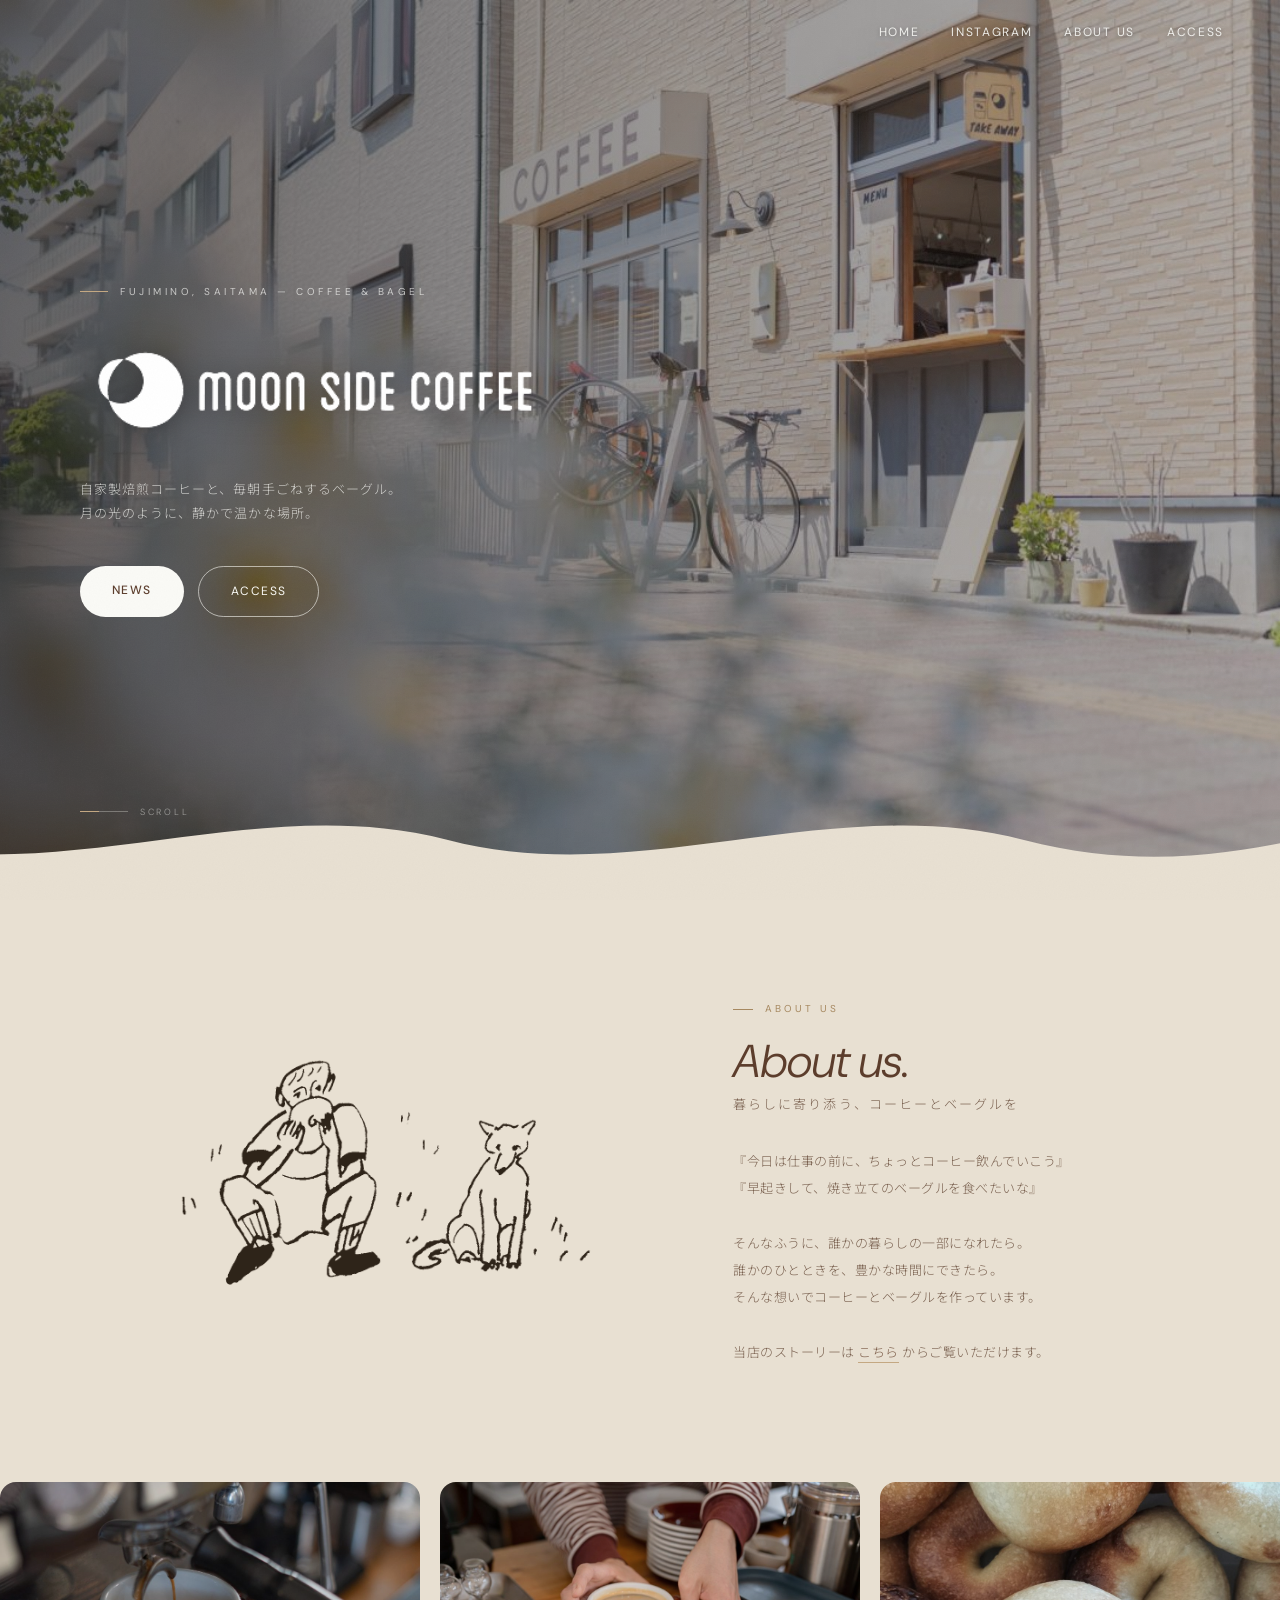
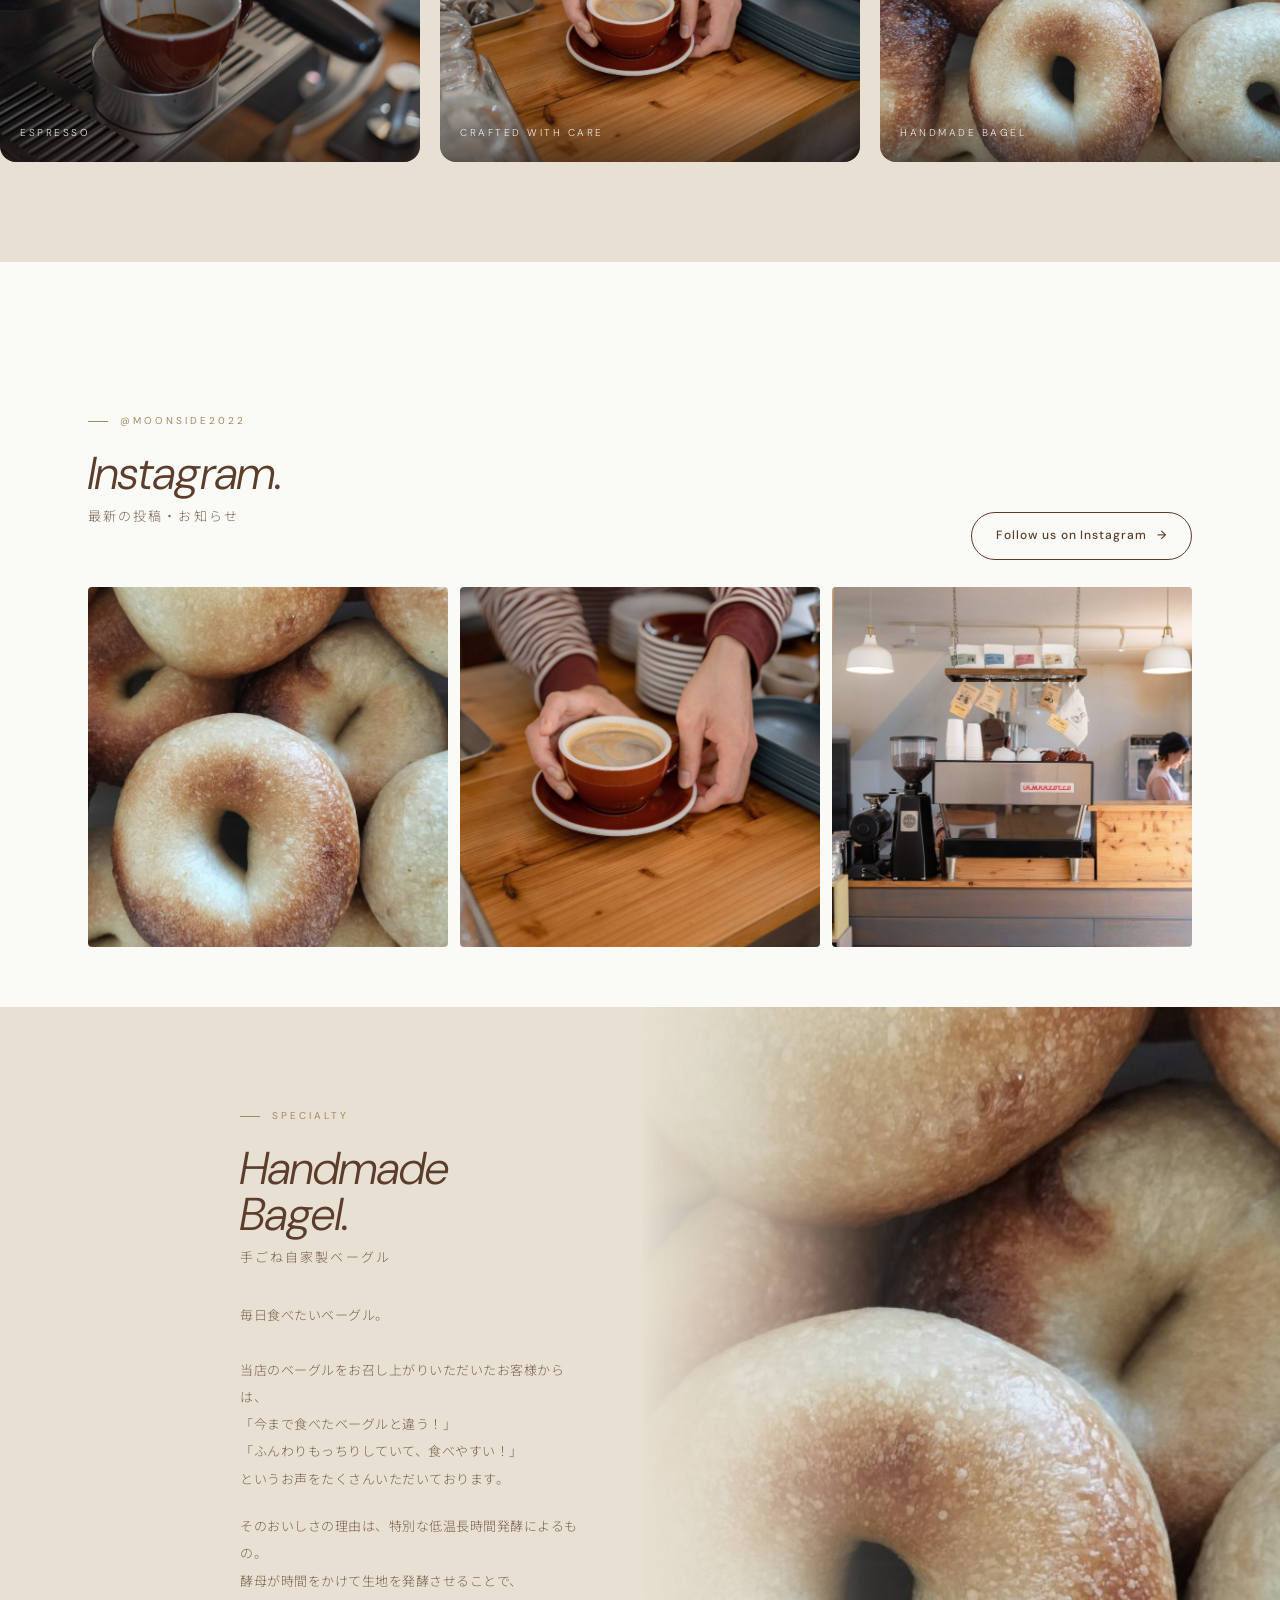
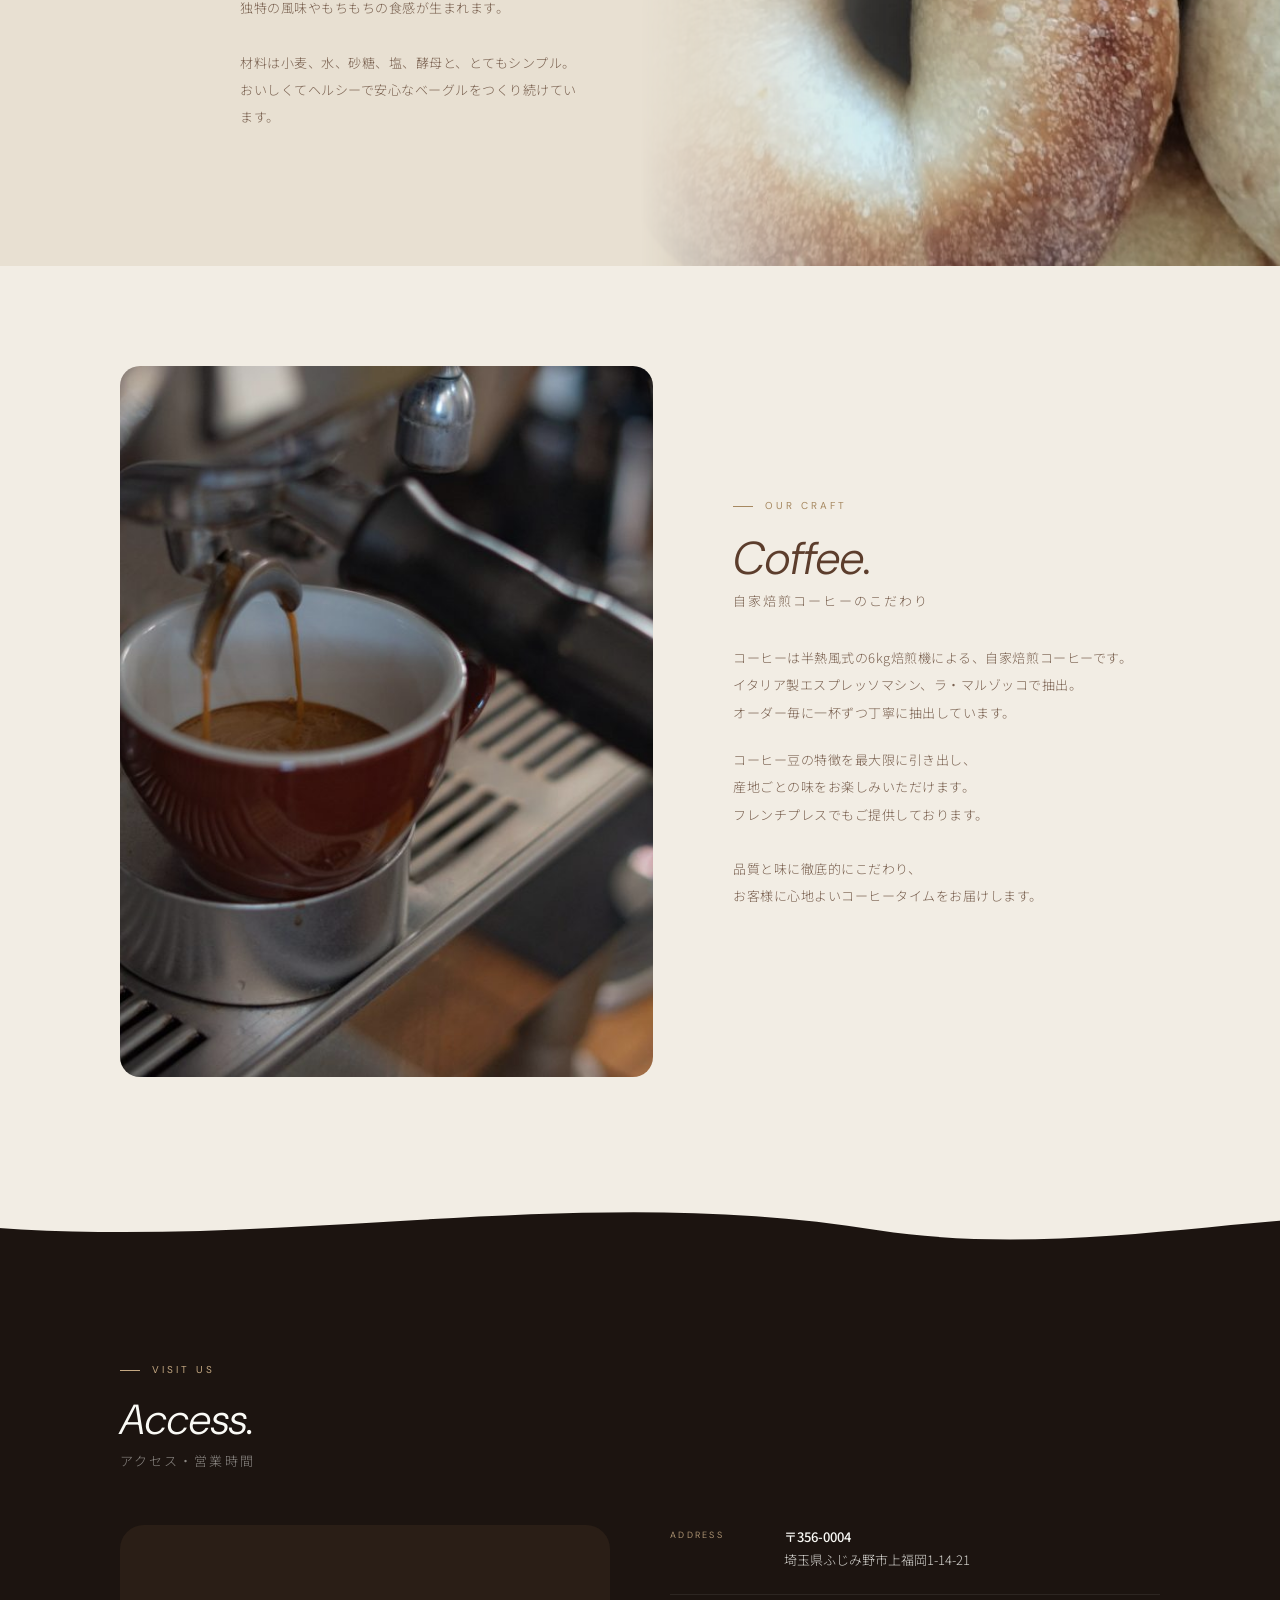
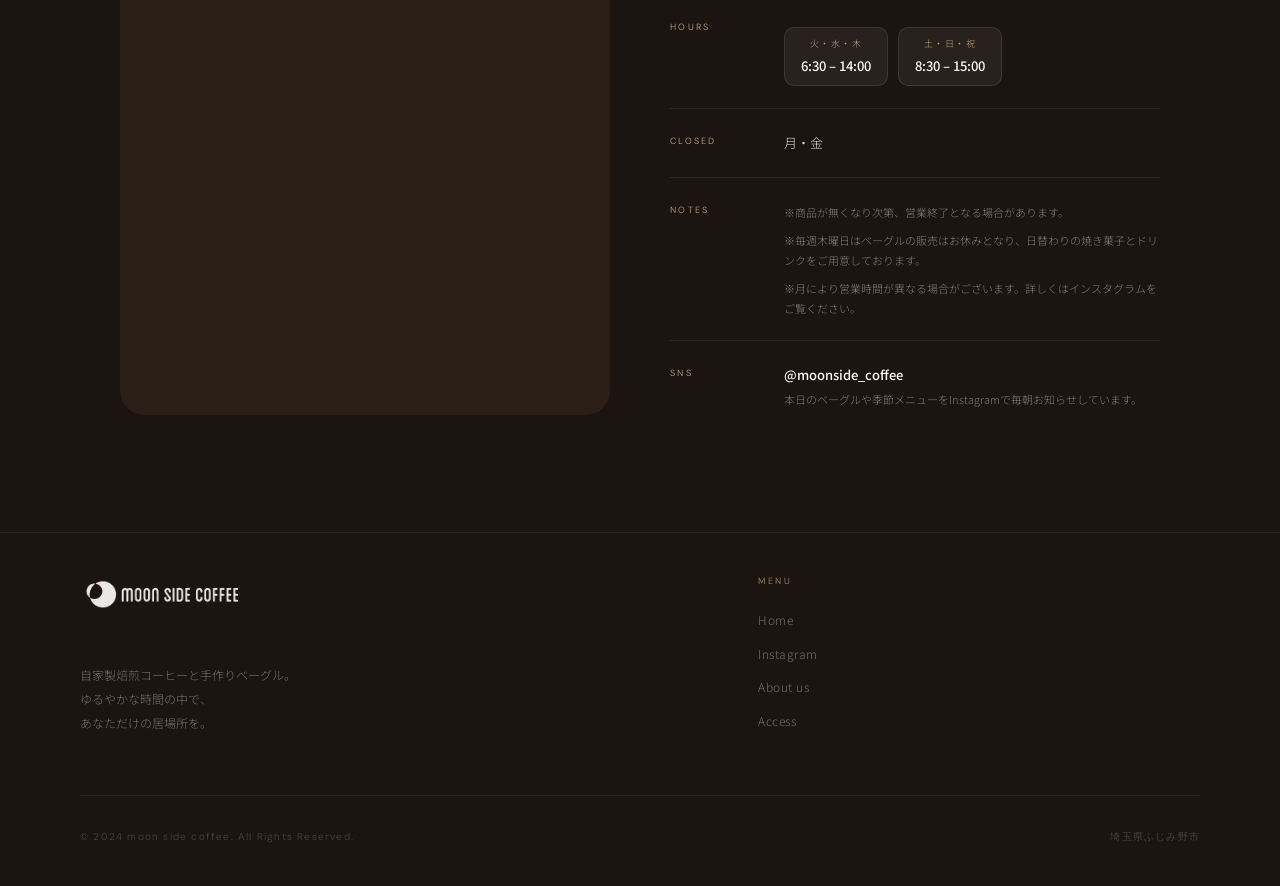
<file: index.html>
<!DOCTYPE html>
<html lang="ja">
<head>
<meta charset="UTF-8">
<meta name="viewport" content="width=device-width, initial-scale=1.0">
<title>moon side coffee | ふじみ野のコーヒーとベーグル</title>
<link href="https://fonts.googleapis.com/css2?family=Noto+Sans+JP:wght@300;400;500&family=DM+Sans:ital,wght@0,300;0,400;0,500;1,300;1,400&display=swap" rel="stylesheet">
<link rel="stylesheet" href="css/style.css">
</head>
<body>

<!-- NAV -->
<nav id="nav">
  <div></div>
  <button class="hamburger" id="hamburger" aria-label="メニュー">
    <span></span><span></span><span></span>
  </button>
  <div class="nav-links" id="navLinks">
    <a href="#top">HOME</a>
    <a href="#instagram">INSTAGRAM</a>
    <a href="#concept">ABOUT US</a>
    <a href="#access">ACCESS</a>
  </div>
</nav>

<!-- HERO -->
<section class="hero" id="top">
  <div class="hero-bg hero-bg-1 active" id="heroBg1"></div>
  <div class="hero-bg hero-bg-2" id="heroBg2"></div>
  <div class="hero-overlay"></div>
  <div class="hero-content">
    <div class="hero-eyebrow">Fujimino, Saitama — Coffee & Bagel</div>
    <div class="hero-logo-img">
      <img src="assets/logo/logo-white.png" alt="moon side coffee">
    </div>
    <p class="hero-sub">
      自家製焙煎コーヒーと、毎朝手ごねするベーグル。<br class="pc">
      月の光のように、静かで温かな場所。
    </p>
    <div class="hero-ctas">
      <a href="#instagram" class="btn-w">News</a>
      <a href="#access" class="btn-ow">Access</a>
    </div>
  </div>
  <div class="hero-scroll">
    <div class="scroll-bar"></div>
    <span>Scroll</span>
  </div>
  
  <!-- ヒーロー下端の波 -->
  <svg class="hero-wave wiggle-svg" viewBox="0 0 1440 120" xmlns="http://www.w3.org/2000/svg" preserveAspectRatio="none">
    <path d="M0,60 C180,110 360,10 540,60 C720,110 900,10 1080,60 C1260,110 1380,30 1440,50 L1440,120 L0,120 Z" fill="#E8E0D2"/>
  </svg>
</section>



<!-- CONCEPT -->
<section class="concept" id="concept">
  <div class="concept-inner">
    <div class="concept-illust rv">
      <img src="assets/illustrations/man-cat.png" alt="moon side coffee illustration">
    </div>
    <div class="concept-text">
      <div class="sec-tag rv">About Us</div>
      <h2 class="rv">About <em>us.</em></h2>
      <div class="h2-jp rv">暮らしに寄り添う、コーヒーとベーグルを</div>
      <p class="concept-body rv">
        <span class="nobr">『今日は仕事の前に、ちょっとコーヒー飲んでいこう』</span><br class="pc">
        <span class="nobr">『早起きして、焼き立てのベーグルを食べたいな』</span><br><br>
        そんなふうに、誰かの暮らしの一部になれたら。<br class="pc">
        誰かのひとときを、豊かな時間にできたら。<br class="pc">
        そんな想いでコーヒーとベーグルを作っています。<br><br>
        当店のストーリーは <a href="aboutus.html" style="color:var(--brown);border-bottom:1px solid var(--latte);padding-bottom:1px;text-decoration:none">こちら</a> からご覧いただけます。
      </p>
      
    </div>
  </div>
</section>

<!-- GALLERY -->
<div class="gallery-wrap">
<div class="gallery">
  <div class="gitem"><img src="assets/images/espresso-machine.jpg" alt="エスプレッソ" loading="lazy"><div class="gitem-cap">Espresso</div></div>
  <div class="gitem"><img src="assets/images/hands.jpg" alt="コーヒーを持つ手" loading="lazy"><div class="gitem-cap">Crafted with care</div></div>
  <div class="gitem"><img src="assets/images/bagel.jpg" alt="ベーグル" loading="lazy"><div class="gitem-cap">Handmade bagel</div></div>
  <div class="gitem"><img src="assets/images/interior.jpg" alt="店内" loading="lazy"><div class="gitem-cap">Our space</div></div>
  <div class="gitem"><img src="assets/images/espresso-machine.jpg" alt="エスプレッソ" loading="lazy"><div class="gitem-cap">Espresso</div></div>
  <div class="gitem"><img src="assets/images/hands.jpg" alt="コーヒーを持つ手" loading="lazy"><div class="gitem-cap">Crafted with care</div></div>
  <div class="gitem"><img src="assets/images/bagel.jpg" alt="ベーグル" loading="lazy"><div class="gitem-cap">Handmade bagel</div></div>
  <div class="gitem"><img src="assets/images/interior.jpg" alt="店内" loading="lazy"><div class="gitem-cap">Our space</div></div>
</div>
</div>

<!-- WAVE ANIMATED (Menuの前) -->
<div class="wave-scroll" id="waveScroll">
  <svg viewBox="0 0 2880 90" xmlns="http://www.w3.org/2000/svg" preserveAspectRatio="none" id="waveSvg" class="wiggle-svg">
    <path d="M0,55 C240,15 480,75 720,35 C960,5 1200,65 1440,30 C1680,15 1920,65 2160,35 C2400,5 2640,65 2880,30 L2880,90 L0,90 Z" fill="#FAFAF6"/>
  </svg>
</div>

<!-- INSTAGRAM -->
<section class="insta-sec" id="instagram">
  <div class="insta-inner">
    <div class="insta-header">
      <div class="insta-left">
        <div class="sec-tag rv">@moonside2022</div>
        <h2 class="rv">Instagram.</h2>
        <div class="h2-jp rv">最新の投稿・お知らせ</div>
      </div>
      <a href="https://www.instagram.com/moonside2022/" target="_blank" rel="noopener" class="insta-follow rv">
        <span>Follow us on Instagram</span>
        <span class="insta-arrow">→</span>
      </a>
    </div>
    <div class="insta-grid">
      <a href="https://www.instagram.com/moonside2022/" target="_blank" rel="noopener" class="insta-item rv"><img src="assets/images/bagel.jpg" alt="自家製ベーグル" loading="lazy"><div class="insta-overlay"><div class="insta-ig-icon">◉</div><div class="insta-cap">自家製ベーグル</div></div></a>
      <a href="https://www.instagram.com/moonside2022/" target="_blank" rel="noopener" class="insta-item rv"><img src="assets/images/hands.jpg" alt="モーニングコーヒー" loading="lazy"><div class="insta-overlay"><div class="insta-ig-icon">◉</div><div class="insta-cap">モーニングコーヒー</div></div></a>
      <a href="https://www.instagram.com/moonside2022/" target="_blank" rel="noopener" class="insta-item rv"><img src="assets/images/interior.jpg" alt="店内の様子" loading="lazy"><div class="insta-overlay"><div class="insta-ig-icon">◉</div><div class="insta-cap">店内の様子</div></div></a>
    </div>
  </div>
</section>

<!-- BAGEL -->
<!-- BAGEL -->
<section class="bagel-sec" id="bagel">
  <div class="bagel-inner">
    <div class="bagel-text-wrap">
      <div class="bagel-title-block rv">
        <div class="sec-tag">Specialty</div>
        <h2>Handmade<br><em>Bagel.</em></h2>
        <div class="h2-jp">手ごね自家製ベーグル</div>
      </div>
      <div class="bagel-body-block rv">
        <p class="concept-body">
          毎日食べたいベーグル。<br><br>
          当店のベーグルをお召し上がりいただいたお客様からは、<br class="pc">
          <span class="nobr">「今まで食べたベーグルと違う！」</span><br class="pc">
          <span class="nobr">「ふんわりもっちりしていて、食べやすい！」</span><br class="pc">
          というお声をたくさんいただいております。
        </p>
        <p class="concept-body" style="margin-top:-16px">
          そのおいしさの理由は、特別な低温長時間発酵によるもの。<br class="pc">
          酵母が時間をかけて生地を発酵させることで、<br class="pc">
          独特の風味やもちもちの食感が生まれます。<br><br>
          材料は小麦、水、砂糖、塩、酵母と、とてもシンプル。<br class="pc">
          おいしくてヘルシーで安心なベーグルをつくり続けています。
        </p>
      </div>
    </div>
    <div class="bagel-img-area rv">
      <img src="assets/images/bagel.jpg" alt="自家製ベーグル" loading="lazy">
    </div>
  </div>
</section>



<!-- COFFEE -->
<section class="menu-sec" id="menu">
  <div class="menu-inner">
    <div class="coffee-layout">
      <div class="coffee-photos rv">
        <div class="coffee-photo-main">
          <img src="assets/images/espresso-machine.jpg" alt="エスプレッソマシン" loading="lazy">
        </div>
      </div>
      <div class="coffee-text">
        <div class="coffee-title-block">
          <div class="sec-tag rv">Our Craft</div>
          <h2 class="rv">Coffee.</h2>
          <div class="h2-jp rv">自家焙煎コーヒーのこだわり</div>
        </div>
        <div class="coffee-body-block">
          <p class="concept-body rv">
            コーヒーは<span class="nobr">半熱風式の6kg焙煎機</span>による、自家焙煎コーヒーです。<br class="pc">
            イタリア製エスプレッソマシン、<span class="nobr">ラ・マルゾッコ</span>で抽出。<br class="pc">
            オーダー毎に一杯ずつ丁寧に抽出しています。
          </p>
          <p class="concept-body rv" style="margin-top:-16px">
            コーヒー豆の特徴を最大限に引き出し、<br class="pc">
            産地ごとの味をお楽しみいただけます。<br class="pc">
            フレンチプレスでもご提供しております。<br><br>
            品質と味に徹底的にこだわり、<br class="pc">
            お客様に心地よいコーヒータイムをお届けします。
          </p>
        </div>
      </div>
    </div>
  </div>
</section>

<!-- WAVE → ACCESS (黒) -->
<div class="wdiv-access" style="background:#F2EDE4">
  <svg class="wiggle-svg" viewBox="0 0 1440 80" xmlns="http://www.w3.org/2000/svg" preserveAspectRatio="none" style="width:120%;margin-left:-10%;display:block;margin-bottom:-1px">
    <path d="M0,40 C300,80 600,0 900,50 C1100,80 1300,20 1440,40 L1440,80 L0,80 Z" fill="#1C1410"/>
  </svg>
</div>

<!-- ACCESS (黒背景) -->
<section class="access-sec" id="access">
  <div class="access-inner">
    <div class="sec-tag rv">Visit Us</div>
    <h2 class="rv" style="font-size:42px">Access.</h2>
    <div class="h2-jp rv">アクセス・営業時間</div>
    <div class="access-grid">
      <div class="rv">
        <div class="access-map">
          <iframe src="https://www.google.com/maps/embed?pb=!1m18!1m12!1m3!1d3232.911760600227!2d139.5154987!3d35.8756792!2m3!1f0!2f0!3f0!3m2!1i1024!2i768!4f13.1!3m3!1m2!1s0x6018dd200774f979%3A0xbc89c708aa43395d!2sMOON%20SIDE%20COFFEE!5e0!3m2!1sja!2sjp!4v1776414080054!5m2!1sja!2sjp" width="100%" height="100%" style="border:0;" allowfullscreen="" loading="lazy" referrerpolicy="no-referrer-when-downgrade"></iframe>
        </div>
      </div>
      <div class="info-list rv d1">
        <div class="info-row">
          <div class="info-key">Address</div>
          <div class="info-val">
            <strong>〒356-0004</strong>
            埼玉県ふじみ野市上福岡1-14-21
          </div>
        </div>
        <div class="info-row">
          <div class="info-key">Hours</div>
          <div class="info-val">
            <div class="hours-row">
              <div class="hour-pill"><div class="hour-day">火・水・木</div><div class="hour-time">6:30 – 14:00</div></div>
              <div class="hour-pill"><div class="hour-day">土・日・祝</div><div class="hour-time">8:30 – 15:00</div></div>
            </div>
          </div>
        </div>
        <div class="info-row">
          <div class="info-key">Closed</div>
          <div class="info-val">月・金</div>
        </div>
        <div class="info-row">
          <div class="info-key">Notes</div>
          <div class="info-val">
            <small>※商品が無くなり次第、営業終了となる場合があります。</small>
            <small style="margin-top:8px;display:block">※毎週木曜日はベーグルの販売はお休みとなり、日替わりの焼き菓子とドリンクをご用意しております。</small>
            <small style="margin-top:8px;display:block">※月により営業時間が異なる場合がございます。詳しくはインスタグラムをご覧ください。</small>
          </div>
        </div>
        <div class="info-row">
          <div class="info-key">SNS</div>
          <div class="info-val">
            <strong>@moonside_coffee</strong>
            <small>本日のベーグルや季節メニューをInstagramで毎朝お知らせしています。</small>
          </div>
        </div>
      </div>
    </div>
  </div>
</section>

<!-- FOOTER -->
<footer>
  <div class="footer-inner">
    <div>
      <img src="assets/logo/logo-white.png" alt="moon side coffee" class="footer-logo-img">
      <div class="footer-desc">
        自家製焙煎コーヒーと手作りベーグル。<br class="pc">
        ゆるやかな時間の中で、<br class="pc">
        あなただけの居場所を。
      </div>
    </div>
    <div>
      <div class="footer-h">Menu</div>
      <div class="footer-links">
        <a href="#top">Home</a>
        <a href="#instagram">Instagram</a>
        <a href="#concept">About us</a>
        <a href="#access">Access</a>
      </div>
    </div>
    
  </div>
  <div class="footer-bottom">
    <span>© 2024 moon side coffee. All Rights Reserved.</span>
    <span>埼玉県ふじみ野市</span>
  </div>
</footer>

<script src="js/main.js"></script>
</body>
</html>
</file>
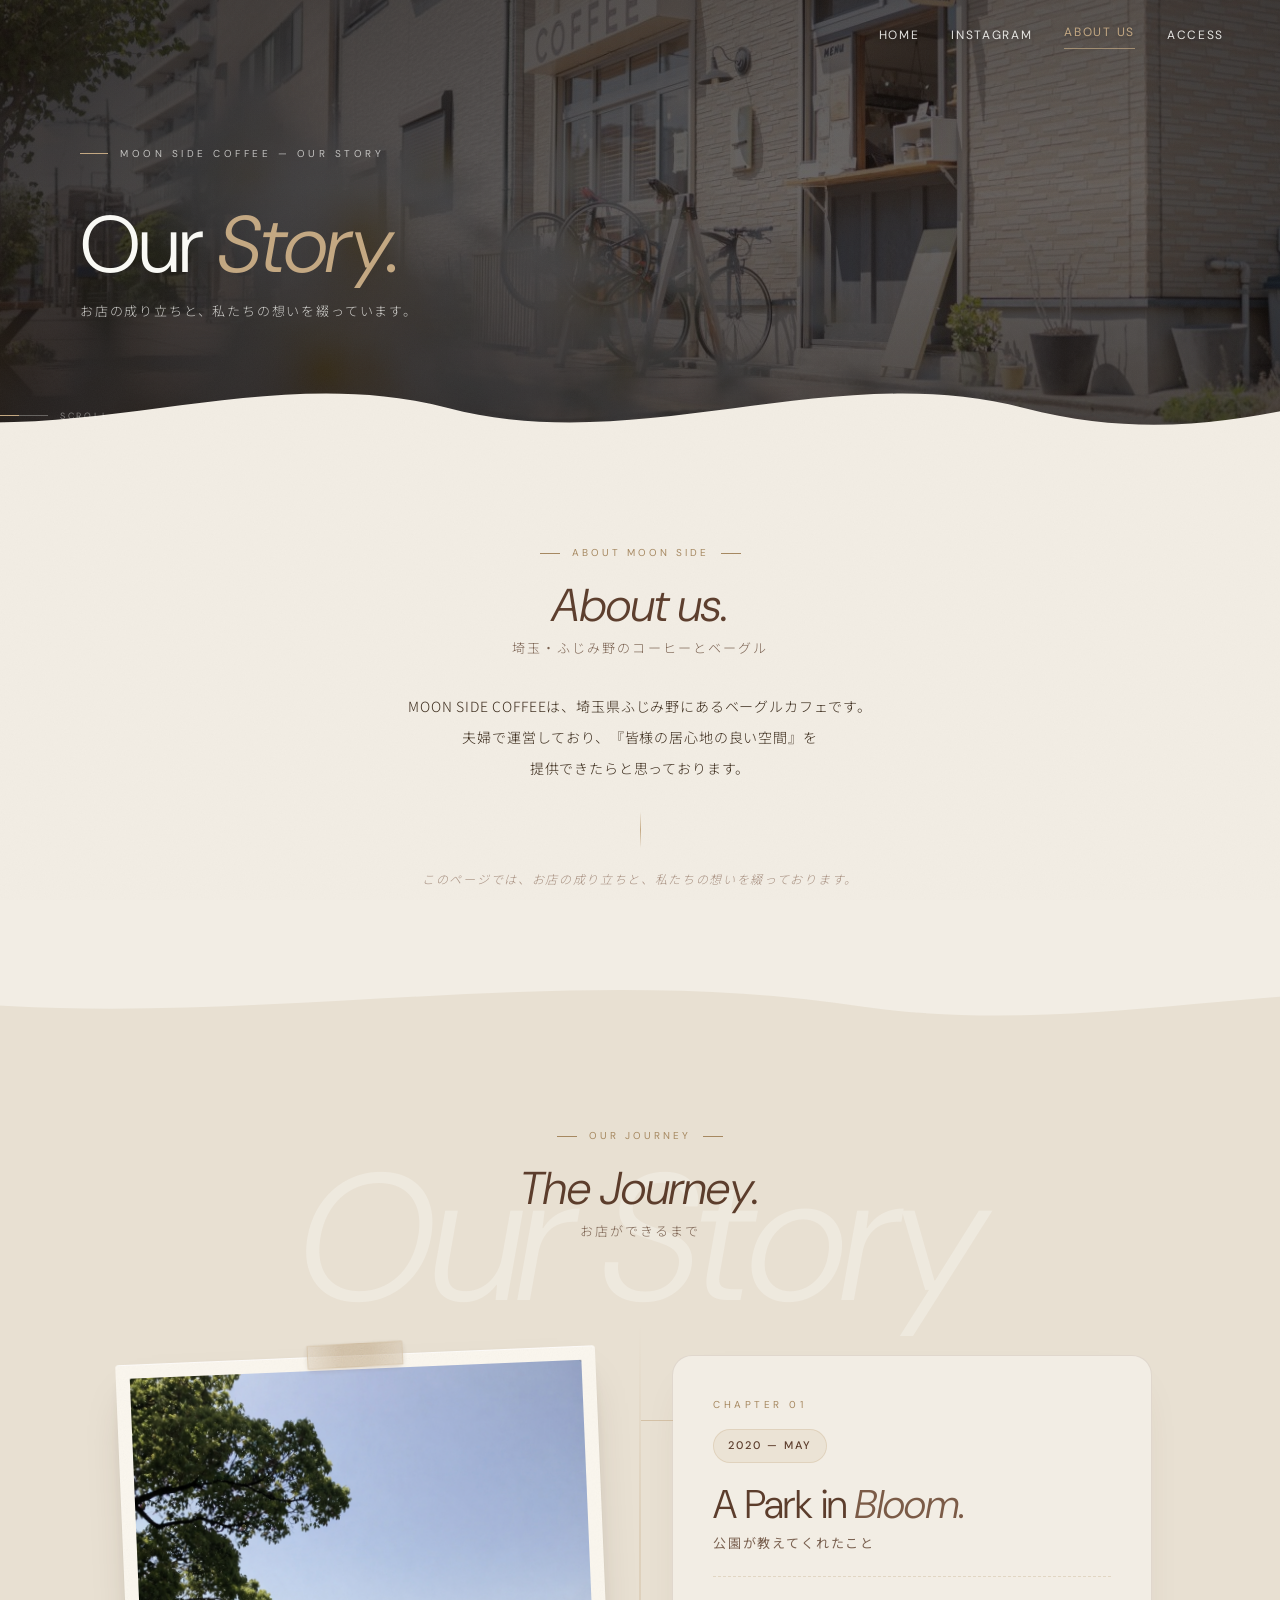
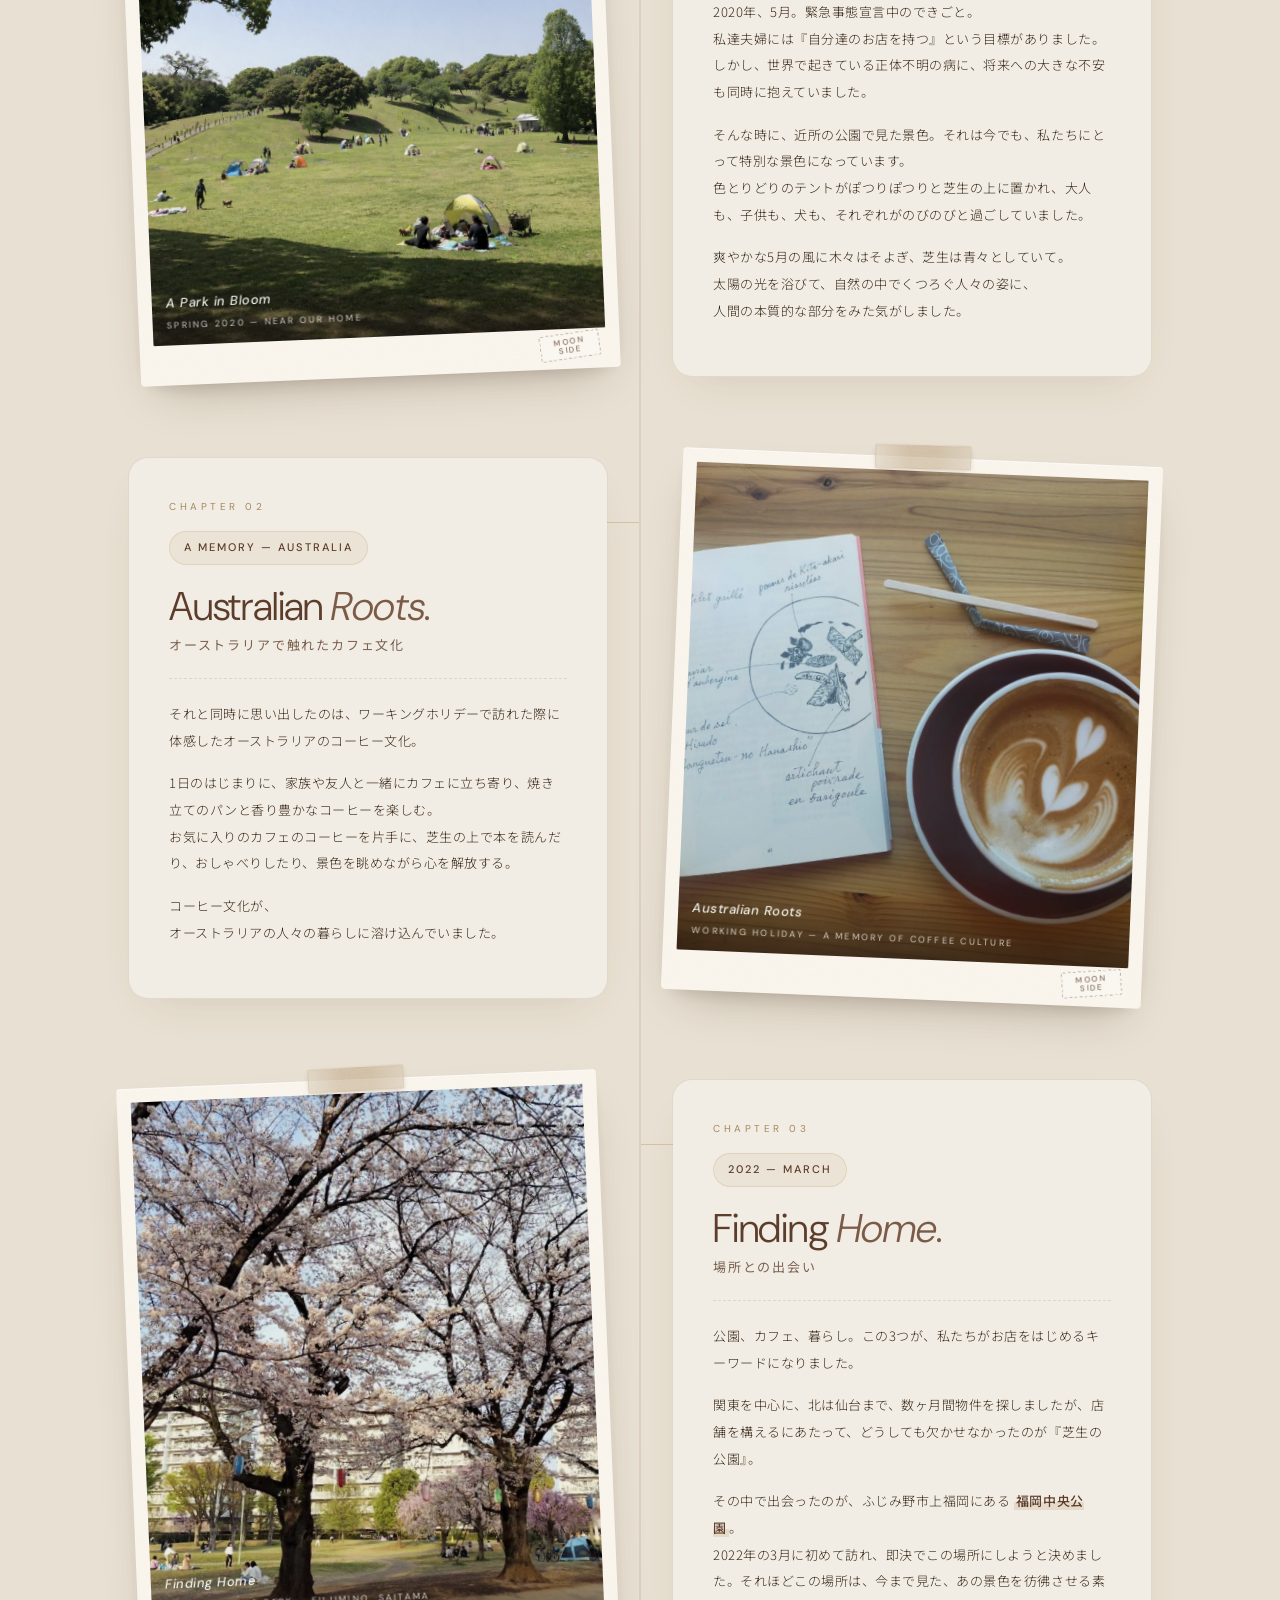
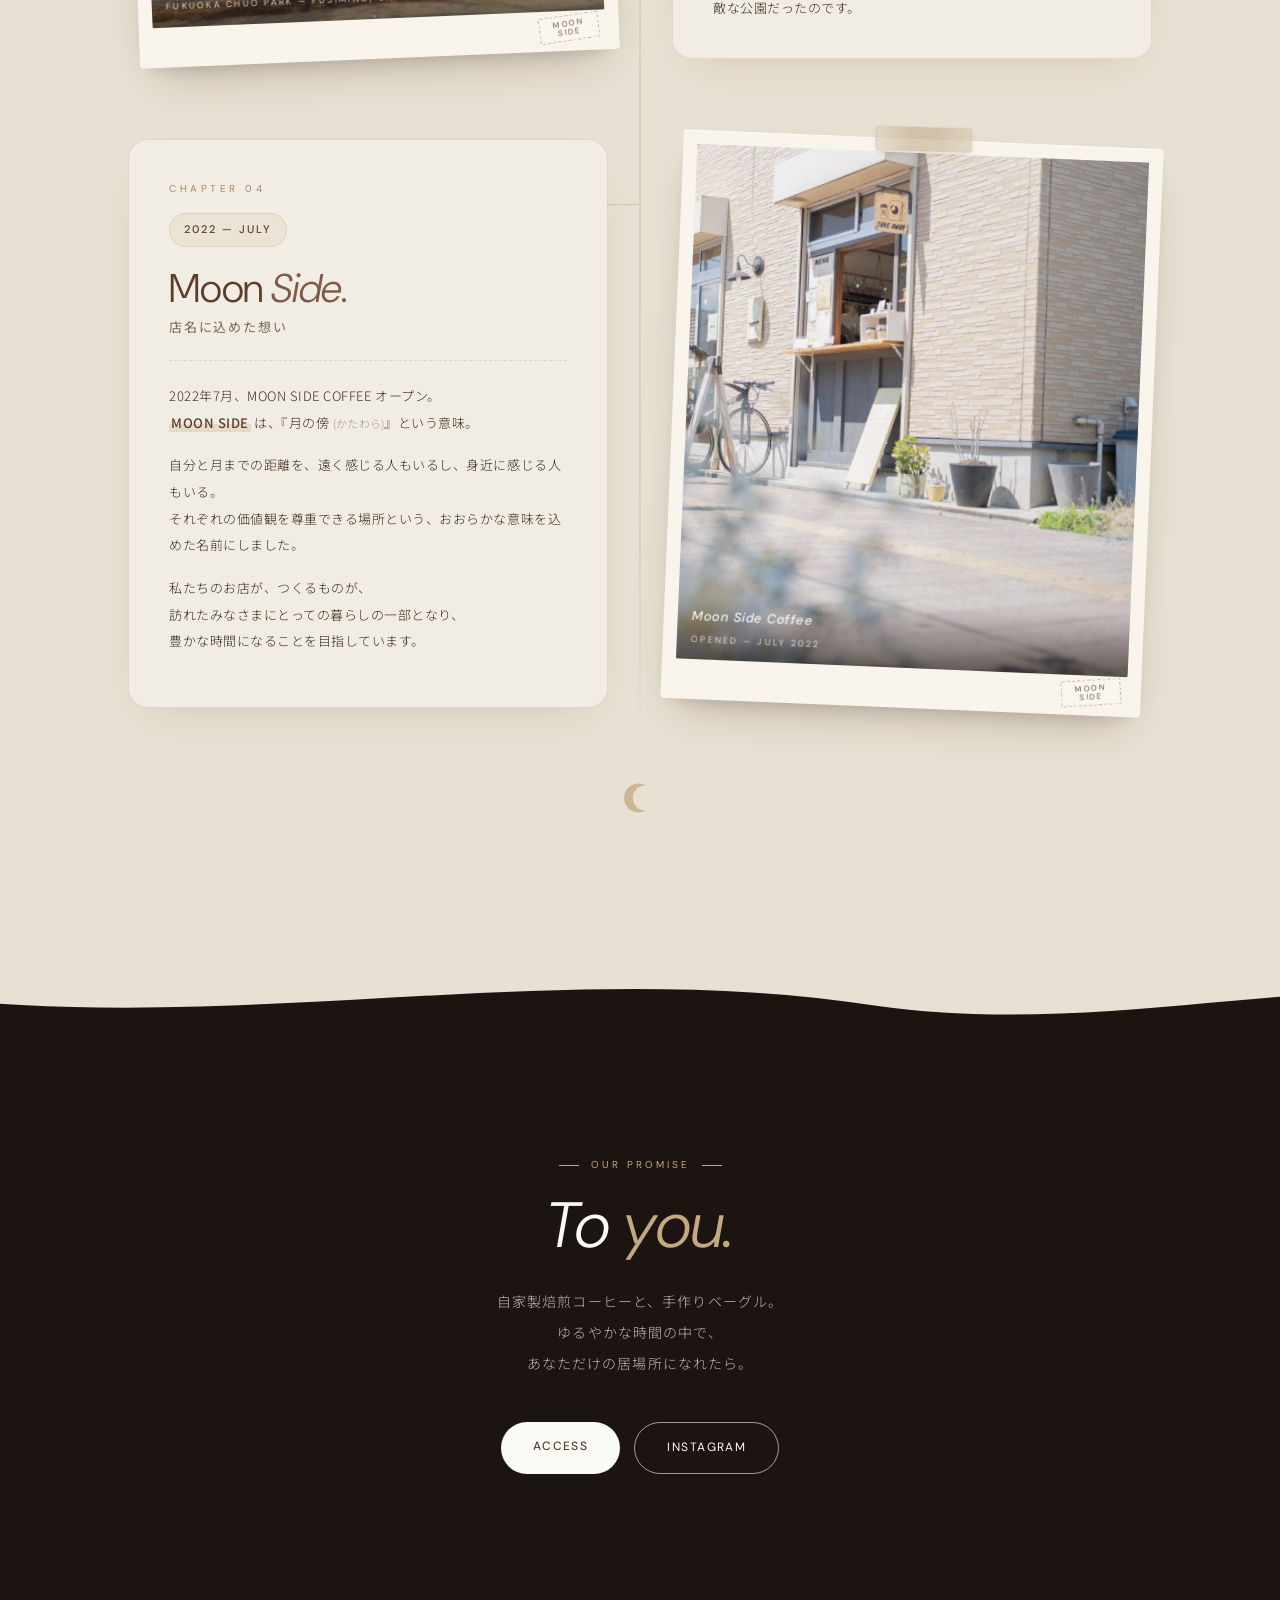
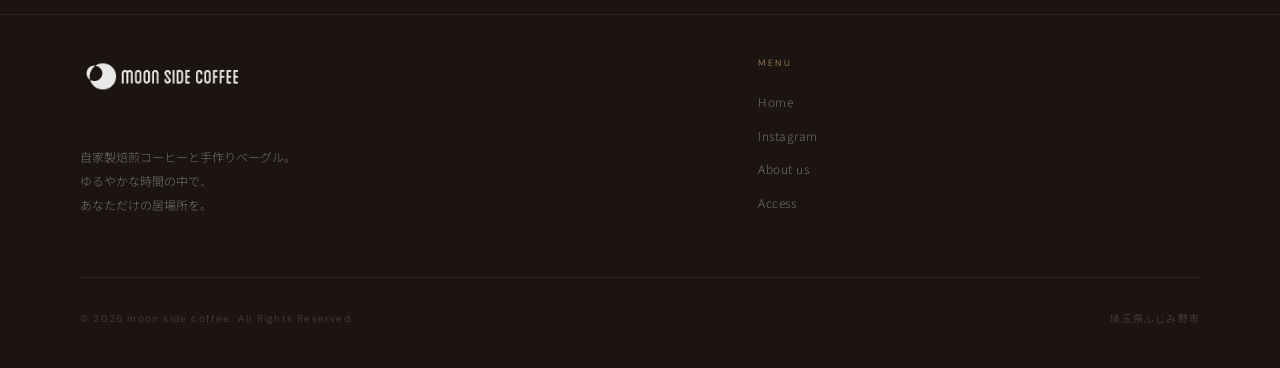
<file: aboutus.html>
<!DOCTYPE html>
<html lang="ja">
<head>
<meta charset="UTF-8">
<meta name="viewport" content="width=device-width, initial-scale=1.0">
<title>About us | moon side coffee — お店の成り立ち</title>
<meta name="description" content="埼玉県ふじみ野市のコーヒーとベーグルのお店、moon side coffeeの成り立ち。夫婦が目指すカフェと店名に込めた想いを綴っています。">
<link href="https://fonts.googleapis.com/css2?family=Noto+Sans+JP:wght@300;400;500&family=DM+Sans:ital,wght@0,300;0,400;0,500;1,300;1,400&display=swap" rel="stylesheet">
<link rel="stylesheet" href="css/style.css">
</head>
<body class="page-about">

<!-- NAV -->
<nav id="nav">
  <div></div>
  <button class="hamburger" id="hamburger" aria-label="メニュー">
    <span></span><span></span><span></span>
  </button>
  <div class="nav-links" id="navLinks">
    <a href="index.html#top">HOME</a>
    <a href="index.html#instagram">INSTAGRAM</a>
    <a href="aboutus.html" class="is-current">ABOUT US</a>
    <a href="index.html#access">ACCESS</a>
  </div>
</nav>

<!-- ABOUT HERO -->
<section class="about-hero" id="top">
  <div class="about-hero-bg"></div>
  <div class="about-hero-overlay"></div>
  <div class="about-hero-content">
    <div class="hero-eyebrow">Moon Side Coffee — Our Story</div>
    <h1 class="about-hero-title">Our <em>Story.</em></h1>
    <p class="about-hero-sub">お店の成り立ちと、私たちの想いを綴っています。</p>
    <div class="about-hero-scroll">
      <div class="scroll-bar"></div>
      <span>Scroll</span>
    </div>
  </div>
  <!-- 下端の波 -->
  <svg class="hero-wave wiggle-svg" viewBox="0 0 1440 120" xmlns="http://www.w3.org/2000/svg" preserveAspectRatio="none">
    <path d="M0,60 C180,110 360,10 540,60 C720,110 900,10 1080,60 C1260,110 1380,30 1440,50 L1440,120 L0,120 Z" fill="#F2EDE4"/>
  </svg>
</section>

<!-- INTRO -->
<section class="story-intro">
  <div class="story-intro-inner">
    <div class="sec-tag rv">About Moon Side</div>
    <h2 class="rv">About <em>us.</em></h2>
    <div class="h2-jp rv">埼玉・ふじみ野のコーヒーとベーグル</div>
    <p class="story-intro-body rv">
      MOON SIDE COFFEEは、埼玉県ふじみ野にあるベーグルカフェです。<br class="pc">
      夫婦で運営しており、<span class="nobr">『皆様の居心地の良い空間』</span>を<br class="pc">
      提供できたらと思っております。
    </p>
    <div class="story-intro-divider rv"></div>
    <p class="story-intro-note rv">
      このページでは、お店の成り立ちと、私たちの想いを綴っております。
    </p>
  </div>
</section>

<!-- WAVE → TIMELINE -->
<div class="wdiv-timeline">
  <svg class="wiggle-svg" viewBox="0 0 1440 80" xmlns="http://www.w3.org/2000/svg" preserveAspectRatio="none">
    <path d="M0,40 C300,80 600,0 900,50 C1100,80 1300,20 1440,40 L1440,80 L0,80 Z" fill="#E8E0D2"/>
  </svg>
</div>

<!-- TIMELINE -->
<section class="timeline-sec">
  <div class="timeline-head">
    <div class="sec-tag rv">Our Journey</div>
    <h2 class="rv">The <em>Journey.</em></h2>
    <div class="h2-jp rv">お店ができるまで</div>
  </div>

  <div class="timeline">
    <div class="timeline-axis"></div>

    <!-- Chapter 01 -->
    <article class="tl-node" data-side="right">
      <div class="tl-dot rv"></div>
      <div class="tl-postcard is-portrait rv">
        <div class="tl-postcard-frame">
          <img src="assets/images/story-01-park.png" alt="芝生の公園でくつろぐ人々" loading="lazy">
          <div class="tl-postcard-caption">
            <span class="tl-postcard-title">A Park in Bloom</span>
            <span class="tl-postcard-sub">Spring 2020 — near our home</span>
          </div>
        </div>
        <div class="tl-postcard-stamp">MOON<br>SIDE</div>
      </div>
      <div class="tl-card rv d1">
        <div class="tl-chapter">Chapter 01</div>
        <div class="tl-date">2020 — May</div>
        <h3 class="tl-title">A Park in <em>Bloom.</em></h3>
        <div class="tl-sub">公園が教えてくれたこと</div>
        <p class="tl-body">
          2020年、5月。緊急事態宣言中のできごと。<br>
          私達夫婦には『自分達のお店を持つ』という目標がありました。しかし、世界で起きている正体不明の病に、将来への大きな不安も同時に抱えていました。
        </p>
        <p class="tl-body">
          そんな時に、近所の公園で見た景色。それは今でも、私たちにとって特別な景色になっています。<br>
          色とりどりのテントがぽつりぽつりと芝生の上に置かれ、大人も、子供も、犬も、それぞれがのびのびと過ごしていました。
        </p>
        <p class="tl-quote">
          爽やかな5月の風に木々はそよぎ、芝生は青々としていて。<br class="pc">
          太陽の光を浴びて、自然の中でくつろぐ人々の姿に、<br class="pc">
          人間の本質的な部分をみた気がしました。
        </p>
      </div>
    </article>

    <!-- Chapter 02 -->
    <article class="tl-node" data-side="left">
      <div class="tl-dot rv"></div>
      <div class="tl-postcard is-portrait rv">
        <div class="tl-postcard-frame">
          <img src="assets/images/story-02-australia.jpg" alt="ラテアートと本が置かれたカフェのテーブル" loading="lazy">
          <div class="tl-postcard-caption">
            <span class="tl-postcard-title">Australian Roots</span>
            <span class="tl-postcard-sub">Working Holiday — a memory of coffee culture</span>
          </div>
        </div>
        <div class="tl-postcard-stamp">MOON<br>SIDE</div>
      </div>
      <div class="tl-card rv d1">
        <div class="tl-chapter">Chapter 02</div>
        <div class="tl-date">A Memory — Australia</div>
        <h3 class="tl-title">Australian <em>Roots.</em></h3>
        <div class="tl-sub">オーストラリアで触れたカフェ文化</div>
        <p class="tl-body">
          それと同時に思い出したのは、ワーキングホリデーで訪れた際に体感したオーストラリアのコーヒー文化。
        </p>
        <p class="tl-body">
          1日のはじまりに、家族や友人と一緒にカフェに立ち寄り、焼き立てのパンと香り豊かなコーヒーを楽しむ。<br>
          お気に入りのカフェのコーヒーを片手に、芝生の上で本を読んだり、おしゃべりしたり、景色を眺めながら心を解放する。
        </p>
        <p class="tl-quote">
          コーヒー文化が、<br class="pc">
          オーストラリアの人々の暮らしに溶け込んでいました。
        </p>
      </div>
    </article>

    <!-- Chapter 03 -->
    <article class="tl-node" data-side="right">
      <div class="tl-dot rv"></div>
      <div class="tl-postcard is-square rv">
        <div class="tl-postcard-frame">
          <img src="assets/images/story-03-home.jpg" alt="桜が咲く福岡中央公園" loading="lazy">
          <div class="tl-postcard-caption">
            <span class="tl-postcard-title">Finding Home</span>
            <span class="tl-postcard-sub">Fukuoka Chuo Park — Fujimino, Saitama</span>
          </div>
        </div>
        <div class="tl-postcard-stamp">MOON<br>SIDE</div>
      </div>
      <div class="tl-card rv d1">
        <div class="tl-chapter">Chapter 03</div>
        <div class="tl-date">2022 — March</div>
        <h3 class="tl-title">Finding <em>Home.</em></h3>
        <div class="tl-sub">場所との出会い</div>
        <p class="tl-body">
          公園、カフェ、暮らし。この3つが、私たちがお店をはじめるキーワードになりました。
        </p>
        <p class="tl-body">
          関東を中心に、北は仙台まで、数ヶ月間物件を探しましたが、店舗を構えるにあたって、どうしても欠かせなかったのが『芝生の公園』。
        </p>
        <p class="tl-body">
          その中で出会ったのが、ふじみ野市上福岡にある <span class="tl-hl">福岡中央公園</span>。<br>
          2022年の3月に初めて訪れ、即決でこの場所にしようと決めました。それほどこの場所は、今まで見た、あの景色を彷彿させる素敵な公園だったのです。
        </p>
      </div>
    </article>

    <!-- Chapter 04 -->
    <article class="tl-node" data-side="left">
      <div class="tl-dot rv"></div>
      <div class="tl-postcard rv" data-focus="right">
        <div class="tl-postcard-frame">
          <img src="assets/images/story-04-moonside.jpg" alt="MOON SIDE COFFEEの店舗外観" loading="lazy">
          <div class="tl-postcard-caption">
            <span class="tl-postcard-title">Moon Side Coffee</span>
            <span class="tl-postcard-sub">Opened — July 2022</span>
          </div>
        </div>
        <div class="tl-postcard-stamp">MOON<br>SIDE</div>
      </div>
      <div class="tl-card rv d1">
        <div class="tl-chapter">Chapter 04</div>
        <div class="tl-date">2022 — July</div>
        <h3 class="tl-title">Moon <em>Side.</em></h3>
        <div class="tl-sub">店名に込めた想い</div>
        <p class="tl-body">
          2022年7月、MOON SIDE COFFEE オープン。<br>
          <span class="tl-hl">MOON SIDE</span> は、『月の傍 <span class="tl-ruby">(かたわら)</span>』という意味。
        </p>
        <p class="tl-body">
          自分と月までの距離を、遠く感じる人もいるし、身近に感じる人もいる。<br>
          それぞれの価値観を尊重できる場所という、おおらかな意味を込めた名前にしました。
        </p>
        <p class="tl-quote">
          私たちのお店が、つくるものが、<br class="pc">
          訪れたみなさまにとっての暮らしの一部となり、<br class="pc">
          豊かな時間になることを目指しています。
        </p>
      </div>
    </article>

    <!-- 終端の小さな三日月マーク -->
    <div class="tl-end rv">
      <svg viewBox="0 0 40 40" xmlns="http://www.w3.org/2000/svg" aria-hidden="true">
        <path d="M26 6 A16 16 0 1 0 26 34 A12 12 0 1 1 26 6 Z" fill="currentColor"/>
      </svg>
    </div>
  </div>
</section>

<!-- WAVE → CLOSING(黒) -->
<div class="wdiv-closing">
  <svg class="wiggle-svg" viewBox="0 0 1440 80" xmlns="http://www.w3.org/2000/svg" preserveAspectRatio="none">
    <path d="M0,40 C300,80 600,0 900,50 C1100,80 1300,20 1440,40 L1440,80 L0,80 Z" fill="#1C1410"/>
  </svg>
</div>

<!-- CLOSING -->
<section class="closing-sec">
  <div class="closing-inner">
    <div class="sec-tag rv">Our Promise</div>
    <h2 class="rv closing-h2">To <em>you.</em></h2>
    <p class="closing-body rv">
      自家製焙煎コーヒーと、手作りベーグル。<br>
      ゆるやかな時間の中で、<br class="pc">
      あなただけの居場所になれたら。
    </p>
    <div class="closing-ctas rv">
      <a href="index.html#access" class="btn-w">Access</a>
      <a href="https://www.instagram.com/moonside2022/" target="_blank" rel="noopener" class="btn-ow">Instagram</a>
    </div>
  </div>
</section>

<!-- FOOTER -->
<footer>
  <div class="footer-inner">
    <div>
      <img src="assets/logo/logo-white.png" alt="moon side coffee" class="footer-logo-img">
      <div class="footer-desc">
        自家製焙煎コーヒーと手作りベーグル。<br class="pc">
        ゆるやかな時間の中で、<br class="pc">
        あなただけの居場所を。
      </div>
    </div>
    <div>
      <div class="footer-h">Menu</div>
      <div class="footer-links">
        <a href="index.html#top">Home</a>
        <a href="index.html#instagram">Instagram</a>
        <a href="aboutus.html">About us</a>
        <a href="index.html#access">Access</a>
      </div>
    </div>
  </div>
  <div class="footer-bottom">
    <span>© 2026 moon side coffee. All Rights Reserved.</span>
    <span>埼玉県ふじみ野市</span>
  </div>
</footer>

<script src="js/main.js"></script>
</body>
</html>
</file>
<file: css/style.css>
*,*::before,*::after{margin:0;padding:0;box-sizing:border-box}
:root{
  --black:#1C1410;
  --white:#FAFAF6;
  --cream:#F2EDE4;
  --cream2:#E8E0D2;
  --brown:#7B5B47;
  --brown2:#5C3D2C;
  --latte:#C4A882;
  --latte2:#A68860;
  --text:#3A2A1A;
  --text2:#7A6150;
  --text3:#A89080;
  --line:rgba(92,61,44,.12);
}
html{scroll-behavior:smooth;overflow-x:hidden}
/* 改行制御ユーティリティ */
.nobr{display:inline-block;white-space:nowrap}
body{
  font-family:'Noto Sans JP',sans-serif;
  background:var(--cream);
  color:var(--text);
  overflow-x:hidden;
  font-weight:300;
  line-height:1.8;
;cursor:url('../assets/illustrations/bagel-cursor-dark.png') 24 24, auto;}
body::after{
  content:'';position:fixed;inset:0;
  background-image:url("data:image/svg+xml,%3Csvg xmlns='http://www.w3.org/2000/svg' width='200' height='200'%3E%3Cfilter id='n'%3E%3CfeTurbulence type='fractalNoise' baseFrequency='.75' numOctaves='4' stitchTiles='stitch'/%3E%3CfeColorMatrix type='saturate' values='0'/%3E%3C/filter%3E%3Crect width='200' height='200' filter='url(%23n)' opacity='.03'/%3E%3C/svg%3E");
  pointer-events:none;z-index:9998;
}

/* NAV */
nav{
  position:fixed;top:0;left:0;right:0;z-index:200;
  padding:22px 56px;
  display:flex;align-items:center;justify-content:space-between;
  transition:all .5s;
}
nav.scrolled{
  background:rgba(28,20,16,.85);
  backdrop-filter:blur(20px);
  -webkit-backdrop-filter:blur(20px);
  padding:16px 56px;
}
.nav-logo{
  display:flex;align-items:center;
  height:32px;
}
.nav-logo img{
  height:32px;
  /* 黒ロゴを白に変換 */
  filter:brightness(0) invert(1);
  opacity:.92;
  transition:opacity .3s;
}
.nav-links{display:flex;gap:32px;align-items:center}
.nav-links a{
  font-family:'DM Sans',sans-serif;
  font-size:12px;font-weight:400;letter-spacing:.14em;
  color:rgba(250,250,246,.9);text-decoration:none;
  transition:color .3s;
  text-transform:uppercase;
  text-shadow:0 1px 4px rgba(0,0,0,.3);
}
.nav-links a:hover{color:var(--latte)}
.nav-reserve{
  padding:9px 24px;
  border:1px solid rgba(250,250,246,.7);
  border-radius:40px;
  font-size:11px;font-weight:400;letter-spacing:.14em;
  color:var(--white);text-decoration:none;
  transition:all .3s;
  font-family:'DM Sans',sans-serif;
  text-transform:uppercase;
}
.nav-reserve:hover{background:var(--white);color:var(--brown2);border-color:var(--white)}

/* HERO */
.hero{
  height:100vh;min-height:700px;
  position:relative;overflow:hidden;
}
.hero-bg{
  position:absolute;inset:0;
  background-size:cover;background-position:center;
  filter:brightness(.82) saturate(.9);
  transition:opacity 2s ease-in-out;
  opacity:0;
}
.hero-bg.active{
  opacity:1;
}
.hero-bg-1{
  background-image:url("../assets/images/exterior.jpg");
}
.hero-bg-2{
  background-image:url("../assets/images/hero-2.jpg");
}
.hero-overlay{
  position:absolute;inset:0;
  background:linear-gradient(
    to right,
    rgba(28,20,16,.55) 0%,
    rgba(28,20,16,.3) 50%,
    rgba(28,20,16,.15) 100%
  );
}
.hero-content{
  position:relative;z-index:10;
  height:100%;
  display:flex;flex-direction:column;justify-content:center;
  padding:0 80px;
  max-width:700px;
}
.hero-eyebrow{
  font-family:'DM Sans',sans-serif;
  font-size:10px;font-weight:400;letter-spacing:.35em;
  color:rgba(250,250,246,.7);
  text-transform:uppercase;
  display:flex;align-items:center;gap:12px;
  margin-bottom:28px;
  opacity:0;animation:fadeUp .7s ease .4s forwards;
}
.hero-eyebrow::before{
  content:'';width:28px;height:1px;
  background:var(--latte);
}
.hero-logo-img{
  margin-bottom:28px;
  opacity:0;animation:fadeUp .8s ease .6s forwards;
  max-width:480px;
}
.hero-logo-img img{
  width:100%;
  height:auto;
  display:block;
  filter:drop-shadow(0 2px 16px rgba(0,0,0,.4));
}
.hero-title{
  font-family:'DM Sans',sans-serif;
  font-size:72px;font-weight:300;font-style:italic;
  color:var(--white);
  line-height:.95;letter-spacing:-.01em;
  margin-bottom:28px;
  opacity:0;animation:fadeUp .8s ease .6s forwards;
}
.hero-title strong{
  display:block;font-weight:500;font-style:normal;
  font-size:76px;
}
.hero-sub{
  font-size:13px;font-weight:300;letter-spacing:.08em;
  color:rgba(250,250,246,.75);
  line-height:1.9;margin-bottom:40px;
  opacity:0;animation:fadeUp .8s ease .8s forwards;
}
.hero-ctas{
  display:flex;gap:14px;
  opacity:0;animation:fadeUp .8s ease 1s forwards;
}
.btn-w{
  padding:14px 32px;border-radius:40px;
  background:var(--white);color:var(--brown2);
  font-size:12px;font-weight:500;letter-spacing:.12em;
  text-decoration:none;text-transform:uppercase;
  font-family:'DM Sans',sans-serif;
  transition:all .3s;
}
.btn-w:hover{background:var(--cream);transform:translateY(-2px)}
.btn-ow{
  padding:14px 32px;border-radius:40px;
  border:1px solid rgba(250,250,246,.6);color:var(--white);
  font-size:12px;font-weight:400;letter-spacing:.12em;
  text-decoration:none;text-transform:uppercase;
  font-family:'DM Sans',sans-serif;
  transition:all .3s;
}
.btn-ow:hover{border-color:var(--white);background:rgba(250,250,246,.12)}
.hero-scroll{
  position:absolute;bottom:80px;left:80px;
  display:flex;align-items:center;gap:12px;
  opacity:0;animation:fadeIn 1s ease 1.4s forwards;
  z-index:10;
}
.hero-scroll span{
  font-family:'DM Sans',sans-serif;
  font-size:9px;letter-spacing:.3em;
  color:rgba(250,250,246,.5);text-transform:uppercase;
}
.scroll-bar{
  width:48px;height:1px;background:rgba(250,250,246,.3);
  position:relative;overflow:hidden;
}
.scroll-bar::after{
  content:'';position:absolute;left:0;top:0;
  height:100%;width:40%;
  background:var(--latte);
  animation:slide 2s ease-in-out infinite;
}
@keyframes slide{0%{left:-40%}100%{left:140%}}



.hero-wave{
  position:absolute;
  bottom:0;
  left:-10%;
  width:120%;
  height:120px;
  display:block;
  z-index:6;
  pointer-events:none;
}
@keyframes fadeUp{from{opacity:0;transform:translateY(20px)}to{opacity:1;transform:translateY(0)}}
@keyframes fadeIn{from{opacity:0}to{opacity:1}}

/* WAVE */
.wdiv{line-height:0;overflow:hidden}
.wdiv svg{display:block;width:100%}
.wdiv-access{overflow:hidden}

/* WAVE SCROLL-DRIVEN (MENU前の波) */
.wave-scroll{
  line-height:0;overflow:hidden;position:relative;
  background:#FAFAF6;
}
.wave-scroll svg{display:block;width:110%;height:90px;transition:transform .6s cubic-bezier(0.4, 0, 0.2, 1);margin-left:-5%}

/* CONCEPT */
.concept{background:var(--cream2);padding:100px 0 0}
.concept-inner{
  max-width:1200px;margin:0 auto;padding:0 80px 80px;
  display:grid;grid-template-columns:5fr 4fr;gap:80px;align-items:start;
}

.concept-photos{
  display:grid;
  grid-template-columns:3fr 2fr;
  grid-template-rows:auto auto;
  gap:12px;
}
.cp-main{
  grid-column:1;grid-row:1/3;
  border-radius:20px;overflow:hidden;
  aspect-ratio:3/4;
}
.cp-main img{width:100%;height:100%;object-fit:cover;filter:saturate(.85)}
.cp-sub{
  grid-column:2;border-radius:16px;overflow:hidden;
  aspect-ratio:1;
}
.cp-sub img{width:100%;height:100%;object-fit:cover;filter:saturate(.85)}
.cp-illust{
  grid-column:2;border-radius:16px;overflow:hidden;
  background:var(--cream);
  display:flex;align-items:center;justify-content:center;
  padding:16px;
}
.cp-illust img{width:100%;mix-blend-mode:multiply;opacity:.7}

.concept-text{}
.sec-tag{
  font-family:'DM Sans',sans-serif;
  font-size:10px;font-weight:400;letter-spacing:.3em;
  color:var(--latte2);text-transform:uppercase;
  display:flex;align-items:center;gap:12px;
  margin-bottom:20px;
}
.sec-tag::before{content:'';width:20px;height:1px;background:var(--latte2)}
h2{
  font-family:'DM Sans',sans-serif;
  font-size:46px;font-weight:300;font-style:italic;
  color:var(--brown2);line-height:1;
  margin-bottom:8px;
}
.h2-jp{
  font-family:'Noto Sans JP',sans-serif;
  font-size:13px;font-weight:300;letter-spacing:.16em;
  color:var(--text2);margin-bottom:32px;
}
.concept-body{
  font-size:13px;font-weight:300;line-height:2.1;
  color:var(--text2);margin-bottom:36px;letter-spacing:.04em;
}
.pillars{display:flex;flex-direction:column;gap:0}
.pillar{
  display:flex;gap:20px;align-items:flex-start;
  padding:20px 0;border-bottom:1px solid var(--line);
  transition:all .3s;cursor:default;
}
.pillar:last-child{border-bottom:none}
.pillar:hover{padding-left:8px}
.pillar-num{
  font-family:'DM Sans',sans-serif;
  font-size:11px;font-weight:400;letter-spacing:.1em;
  color:var(--latte2);margin-top:3px;flex-shrink:0;
}
.pillar-title{font-size:14px;font-weight:500;color:var(--brown2);margin-bottom:5px}
.pillar-desc{font-size:12px;font-weight:300;color:var(--text3);line-height:1.9;letter-spacing:.04em}


/* ABOUT US - イラスト単体レイアウト */
.concept-illust{
  display:flex;
  align-items:center;
  justify-content:center;
  padding:20px 40px;
}
.concept-illust img{
  width:100%;
  max-width:520px;
  height:auto;
  display:block;
  mix-blend-mode:multiply;
  filter:contrast(1.05);
}

/* GALLERY */
.gallery-wrap{
  background:var(--cream2);
  padding:0 0 100px;
  overflow:hidden;
  position:relative;
}
.gallery{
  display:flex;
  gap:20px;
  height:280px;
  width:max-content;
  animation:gallerySlide 40s linear infinite;
}
@keyframes gallerySlide{
  from{transform:translateX(0)}
  to{transform:translateX(calc(-50% - 10px))}
}
.gallery-wrap:hover .gallery{animation-play-state:paused}
.gitem{
  width:420px;height:280px;
  overflow:hidden;position:relative;
  border-radius:16px;
  flex-shrink:0;
}
.gitem img{
  width:100%;height:100%;object-fit:cover;
  filter:saturate(.85) brightness(.95);
  transition:transform .6s ease,filter .6s ease;
}
.gitem:hover img{transform:scale(1.04);filter:saturate(1) brightness(1)}
.gitem-cap{
  position:absolute;bottom:0;left:0;right:0;
  padding:20px;
  background:linear-gradient(to top,rgba(28,20,16,.5),transparent);
  font-family:'DM Sans',sans-serif;
  font-size:10px;letter-spacing:.25em;text-transform:uppercase;
  color:rgba(250,250,246,.9);
}

/* MENU */
.menu-sec{background:var(--cream);padding:100px 0 0}
.menu-inner{max-width:1200px;margin:0 auto;padding:0 80px 100px}
.sec-header{margin-bottom:52px}
.menu-grid{display:grid;grid-template-columns:repeat(3,1fr);gap:20px}
.mcard{
  background:var(--white);
  border-radius:20px;overflow:hidden;
  border:1px solid var(--line);
  transition:all .4s;
}
.mcard:hover{transform:translateY(-6px);box-shadow:0 16px 40px rgba(28,20,16,.1)}
.mcard-img{aspect-ratio:4/3;overflow:hidden}
.mcard-img img{
  width:100%;height:100%;object-fit:cover;
  filter:saturate(.85);
  transition:transform .5s ease,filter .5s ease;
}
.mcard:hover .mcard-img img{transform:scale(1.05);filter:saturate(1)}
.mcard-body{padding:24px 24px 28px}
.mcard-badge{
  display:inline-block;
  font-family:'DM Sans',sans-serif;
  font-size:9px;font-weight:400;letter-spacing:.22em;text-transform:uppercase;
  color:var(--latte2);margin-bottom:10px;
}
.mcard-name{font-size:16px;font-weight:500;color:var(--brown2);margin-bottom:2px}
.mcard-name-en{
  font-family:'DM Sans',sans-serif;
  font-size:11px;font-weight:300;font-style:italic;
  color:var(--text3);margin-bottom:14px;
}
.mcard-sep{width:20px;height:1.5px;background:var(--latte);border-radius:1px;margin-bottom:14px}
.mcard-desc{font-size:12px;font-weight:300;color:var(--text3);line-height:1.9;margin-bottom:20px}
.mcard-price{
  font-family:'DM Sans',sans-serif;
  font-size:22px;font-weight:500;color:var(--brown);
}
.mcard-price small{font-size:11px;font-weight:300;font-style:italic}


/* COFFEE LAYOUT */
.coffee-layout{
  display:grid;grid-template-columns:5fr 4fr;gap:80px;align-items:center;
}
.coffee-photos{
  display:block;
}
.coffee-photo-main{
  border-radius:20px;overflow:hidden;
  aspect-ratio:3/4;
  width:100%;
}
.coffee-photo-main img{width:100%;height:100%;object-fit:cover;filter:saturate(.85)}
.coffee-photo-sub{
  grid-column:2;grid-row:1;
  border-radius:16px;overflow:hidden;
  aspect-ratio:1;
}
.coffee-photo-sub img{width:100%;height:100%;object-fit:cover;filter:saturate(.85)}
.coffee-photo-sub2{
  grid-column:2;grid-row:2;
  border-radius:16px;overflow:hidden;
  aspect-ratio:1;
}
.coffee-photo-sub2 img{width:100%;height:100%;object-fit:cover;filter:saturate(.85)}
.coffee-text{}
.coffee-beans{
  margin-top:24px;
  padding:20px 24px;
  background:rgba(255,255,255,.5);
  border-radius:16px;
  border:1px solid var(--line);
}
.bean-label{
  font-family:'DM Sans',sans-serif;
  font-size:9px;letter-spacing:.3em;text-transform:uppercase;
  color:var(--latte2);margin-bottom:12px;
}
.bean-list{display:flex;flex-wrap:wrap;gap:8px}
.bean-list span{
  display:inline-block;
  padding:6px 14px;
  background:var(--brown2);
  color:var(--white);
  border-radius:30px;
  font-family:'DM Sans',sans-serif;
  font-size:11px;font-weight:400;
  letter-spacing:.06em;
}
/* BAGEL */
.bagel-sec{
  background:var(--cream2);
  padding:0;
  position:relative;
}
.bagel-inner{
  margin:0;padding:0;max-width:none;
  display:grid;grid-template-columns:1fr 1fr;gap:0;align-items:stretch;
  min-height:700px;
}
.bagel-text-wrap{
  padding:100px 60px 100px 240px;
  display:flex;
  flex-direction:column;
  justify-content:center;
}
.bagel-img-area{
  overflow:hidden;
  position:relative;
  border-radius:0;
  aspect-ratio:auto;
  height:100%;
  min-height:700px;
  /* 左側が背景色に溶け込むマスク */
  -webkit-mask-image:linear-gradient(to right,transparent 0%,rgba(0,0,0,0.3) 15%,rgba(0,0,0,0.85) 35%,#000 55%);
  mask-image:linear-gradient(to right,transparent 0%,rgba(0,0,0,0.3) 15%,rgba(0,0,0,0.85) 35%,#000 55%);
}
.bagel-img-area img{
  width:100%;height:100%;object-fit:cover;
  filter:saturate(.85) brightness(.97);
}
.bagel-list{display:flex;flex-direction:column;gap:0;margin-top:28px}
.bitem{
  display:flex;align-items:center;justify-content:space-between;
  padding:16px 0;border-bottom:1px solid var(--line);
  transition:all .3s;cursor:default;
}
.bitem:hover{padding-left:8px;border-bottom-color:var(--latte)}
.bitem-l{display:flex;align-items:center;gap:12px}
.bitem-dot{width:5px;height:5px;border-radius:50%;background:var(--latte2);flex-shrink:0}
.bitem-name{font-size:13px;font-weight:400;color:var(--text)}
.bitem-price{
  font-family:'DM Sans',sans-serif;
  font-size:15px;font-weight:500;color:var(--brown);
}

/* ATMOSPHERE */
.atmos-sec{position:relative;min-height:520px;overflow:hidden}
.atmos-bg{
  position:absolute;inset:0;
  background-image:url("../assets/images/interior.jpg");
  background-size:cover;background-position:center;
  filter:brightness(.55) saturate(.8);
}
.atmos-content{
  position:relative;z-index:1;
  max-width:1200px;margin:0 auto;
  padding:100px 80px;
  display:grid;grid-template-columns:1fr 1fr;gap:60px;align-items:center;
}
.atmos-tag{
  font-family:'DM Sans',sans-serif;
  font-size:10px;letter-spacing:.3em;text-transform:uppercase;
  color:var(--latte);display:flex;align-items:center;gap:12px;
  margin-bottom:20px;
}
.atmos-tag::before{content:'';width:20px;height:1px;background:var(--latte)}
.atmos-title{
  font-family:'DM Sans',sans-serif;
  font-size:44px;font-weight:300;font-style:italic;
  color:var(--white);line-height:1.05;margin-bottom:12px;
}
.atmos-jp{
  font-size:13px;font-weight:300;letter-spacing:.14em;
  color:rgba(250,250,246,.6);margin-bottom:28px;
}
.atmos-body{
  font-size:13px;font-weight:300;line-height:2;
  color:rgba(250,250,246,.65);letter-spacing:.04em;
}
.atmos-right{display:flex;flex-direction:column;gap:2px}
.atmos-card{
  background:rgba(250,250,246,.08);
  border:1px solid rgba(250,250,246,.12);
  border-radius:16px;padding:24px;
  backdrop-filter:blur(8px);
  transition:all .3s;
}
.atmos-card:hover{background:rgba(250,250,246,.14)}
.atmos-card-label{
  font-family:'DM Sans',sans-serif;
  font-size:9px;letter-spacing:.3em;text-transform:uppercase;
  color:var(--latte);margin-bottom:8px;
}
.atmos-card-text{
  font-size:13px;font-weight:400;color:var(--white);
  line-height:1.7;
}

/* ILLUST SECTION - 白背景に変更 */
.illust-sec{
  background:var(--cream);
  padding:100px 80px;
  display:flex;align-items:center;justify-content:space-between;
  gap:60px;
  max-width:1200px;margin:0 auto;
}
.illust-img{flex-shrink:0;width:300px}
.illust-img img{
  width:100%;
  mix-blend-mode:multiply;
  opacity:.85;
}
.illust-text{flex:1}
.illust-tag{
  font-family:'DM Sans',sans-serif;
  font-size:10px;letter-spacing:.3em;text-transform:uppercase;
  color:var(--latte2);display:flex;align-items:center;gap:12px;
  margin-bottom:20px;
}
.illust-tag::before{content:'';width:20px;height:1px;background:var(--latte2)}
.illust-title{
  font-family:'DM Sans',sans-serif;
  font-size:40px;font-weight:300;font-style:italic;
  color:var(--brown2);line-height:1.1;margin-bottom:12px;
}
.illust-jp{
  font-size:13px;font-weight:300;letter-spacing:.12em;
  color:var(--text2);margin-bottom:24px;
}
.illust-body{
  font-size:13px;font-weight:300;line-height:2.1;
  color:var(--text2);letter-spacing:.04em;
}


/* INSTAGRAM SECTION */
.insta-sec{
  background:var(--white);
  padding:60px 0;
}
.insta-inner{
  max-width:1200px;margin:0 auto;padding:0 48px;
}
.insta-header{
  display:flex;justify-content:space-between;align-items:flex-end;
  margin-bottom:28px;
  flex-wrap:wrap;gap:16px;
}
.insta-left{}
.insta-follow{
  display:inline-flex;align-items:center;gap:10px;
  padding:12px 24px;
  border:1px solid var(--brown2);
  border-radius:40px;
  font-family:'DM Sans',sans-serif;
  font-size:12px;font-weight:500;letter-spacing:.08em;
  color:var(--brown2);
  text-decoration:none;
  background:transparent;
  transition:all .3s;
}
.insta-follow:hover{
  background:var(--brown2);
  color:var(--white);
  transform:translateY(-2px);
}
.insta-arrow{
  transition:transform .3s;
}
.insta-follow:hover .insta-arrow{
  transform:translateX(4px);
}
.insta-grid{
  display:grid;
  grid-template-columns:repeat(3,1fr);
  gap:12px;
}
.insta-item{
  position:relative;
  aspect-ratio:1;
  overflow:hidden;
  border-radius:4px;
  display:block;
  cursor:pointer;
}
.insta-item img{
  width:100%;height:100%;object-fit:cover;
  filter:saturate(.9);
  transition:transform .6s ease,filter .4s ease;
}
.insta-item:hover img{
  transform:scale(1.06);
  filter:saturate(1.05);
}
.insta-overlay{
  position:absolute;inset:0;
  background:rgba(28,20,16,.55);
  opacity:0;
  display:flex;
  align-items:center;
  justify-content:center;
  flex-direction:column;
  gap:8px;
  transition:opacity .3s;
  color:var(--white);
}
.insta-item:hover .insta-overlay{opacity:1}
.insta-ig-icon{
  font-size:28px;
  font-weight:300;
}
.insta-cap{
  font-family:'DM Sans',sans-serif;
  font-size:11px;
  letter-spacing:.1em;
  text-transform:uppercase;
}
@media(max-width:900px){
  .insta-grid{grid-template-columns:repeat(2,1fr);gap:8px}
  .insta-inner{padding:0 24px}
}

/* ACCESS - 背景黒に変更 */
.access-sec{background:var(--black);padding:100px 0 0}
.access-inner{max-width:1200px;margin:0 auto;padding:0 80px 100px}
.access-sec .sec-tag{color:var(--latte)}
.access-sec .sec-tag::before{background:var(--latte)}
.access-sec h2{color:var(--white)}
.access-sec .h2-jp{color:rgba(250,250,246,.5)}
.access-grid{
  display:grid;grid-template-columns:1fr 1fr;gap:60px;
  margin-top:52px;align-items:start;
}
.access-map{
  border-radius:24px;overflow:hidden;
  aspect-ratio:1;
  background:#2A1E16;
  position:relative;
}
.access-map iframe{
  display:block;
  width:100%;height:100%;
  border:0;
}
.map-lines{
  position:absolute;inset:0;
  background-image:
    linear-gradient(rgba(250,250,246,.06) 1px,transparent 1px),
    linear-gradient(90deg,rgba(250,250,246,.06) 1px,transparent 1px);
  background-size:36px 36px;
}
.map-pin-wrap{
  position:absolute;top:50%;left:50%;
  transform:translate(-50%,-60%);
  display:flex;flex-direction:column;align-items:center;gap:8px;
}
.map-dot{
  width:14px;height:14px;border-radius:50%;
  background:var(--latte);
  box-shadow:0 0 0 6px rgba(196,168,130,.2),0 0 0 12px rgba(196,168,130,.08);
  animation:pulse 2.5s ease-in-out infinite;
}
@keyframes pulse{0%,100%{box-shadow:0 0 0 6px rgba(196,168,130,.2),0 0 0 12px rgba(196,168,130,.08)}50%{box-shadow:0 0 0 10px rgba(196,168,130,.15),0 0 0 20px rgba(196,168,130,.05)}}
.map-tag{
  background:var(--white);color:var(--brown2);
  font-size:11px;font-weight:500;letter-spacing:.08em;
  padding:6px 16px;border-radius:40px;white-space:nowrap;
}
.map-pin-line{width:1px;height:28px;background:var(--latte);opacity:.5}
.access-photo{
  border-radius:16px;overflow:hidden;aspect-ratio:16/7;
  margin-top:12px;
}
.access-photo img{width:100%;height:100%;object-fit:cover;filter:saturate(.8) brightness(.85)}

.info-list{display:flex;flex-direction:column}
.info-row{
  padding:22px 0;
  border-bottom:1px solid rgba(250,250,246,.08);
  display:flex;gap:24px;
}
.info-row:first-child{padding-top:0}
.info-row:last-child{border-bottom:none}
.info-key{
  font-family:'DM Sans',sans-serif;
  font-size:9px;letter-spacing:.25em;text-transform:uppercase;
  color:var(--latte);width:90px;flex-shrink:0;padding-top:2px;
}
.info-val{font-size:13px;font-weight:300;color:rgba(250,250,246,.85);line-height:1.8}
.info-val strong{font-weight:500;display:block;color:var(--white)}
.info-val small{font-size:11px;font-weight:300;color:rgba(250,250,246,.45)}
.hours-row{display:flex;gap:10px;margin-top:10px;flex-wrap:wrap}
.hour-pill{
  padding:8px 16px;border-radius:10px;
  background:rgba(250,250,246,.06);
  border:1px solid rgba(250,250,246,.1);text-align:center;
}
.hour-day{font-size:9px;letter-spacing:.15em;color:var(--latte);margin-bottom:2px}
.hour-time{font-size:13px;font-weight:500;color:var(--white)}

/* FOOTER */
footer{
  background:var(--black);
  padding:40px 80px 40px;
  border-top:1px solid rgba(250,250,246,.08);
}
.footer-inner{
  max-width:1200px;margin:0 auto;
  display:grid;grid-template-columns:1.4fr 1fr;
  gap:60px;margin-bottom:60px;
}
.footer-logo-img{height:42px;opacity:.9;margin-bottom:24px}
.footer-desc{font-size:12px;font-weight:300;line-height:2;color:rgba(250,250,246,.4);margin-top:16px}
.footer-h{
  font-family:'DM Sans',sans-serif;
  font-size:9px;letter-spacing:.28em;text-transform:uppercase;
  color:var(--latte2);margin-bottom:20px;
}
.footer-links{display:flex;flex-direction:column;gap:12px}
.footer-links a{
  font-size:12px;font-weight:300;
  color:rgba(250,250,246,.4);text-decoration:none;
  transition:color .3s;letter-spacing:.04em;
}
.footer-links a:hover{color:var(--latte)}
.footer-bottom{
  max-width:1200px;margin:0 auto;
  border-top:1px solid rgba(250,250,246,.08);
  padding-top:32px;
  display:flex;justify-content:space-between;
  font-family:'DM Sans',sans-serif;
  font-size:10px;letter-spacing:.12em;
  color:rgba(250,250,246,.2);
}


/* 波の揺れアニメーション */
.wiggle-svg{
  transition:transform .6s cubic-bezier(0.4, 0, 0.2, 1);
  will-change:transform;
}
/* 揺れる波が端で途切れないようデフォルトで幅拡張 */
.wdiv .wiggle-svg,
.wdiv-access .wiggle-svg{
  min-width:120%;
}
/* REVEAL */
.rv{
  opacity:0;
  transform:translateY(40px) scale(.96);
  filter:blur(4px);
  transition:
    opacity 1.2s cubic-bezier(0.22, 1, 0.36, 1),
    transform 1.2s cubic-bezier(0.22, 1, 0.36, 1),
    filter 1s cubic-bezier(0.22, 1, 0.36, 1);
  will-change:opacity,transform,filter;
}
.rv.in{
  opacity:1;
  transform:translateY(0) scale(1);
  filter:blur(0);
}
.rv.d1{transition-delay:.15s}
.rv.d2{transition-delay:.3s}
.rv.d3{transition-delay:.45s}
.rv.d4{transition-delay:.6s}

/* ========== HAMBURGER ========== */
.hamburger{
  display:none;
  background:none;border:none;cursor:pointer;
  flex-direction:column;gap:5px;
  padding:8px;z-index:301;
  position:relative;
}
.hamburger span{
  display:block;width:24px;height:1.5px;
  background:rgba(250,250,246,.9);
  transition:all .3s;
  border-radius:2px;
}
.hamburger.active span:nth-child(1){transform:rotate(45deg) translate(4px,5px)}
.hamburger.active span:nth-child(2){opacity:0}
.hamburger.active span:nth-child(3){transform:rotate(-45deg) translate(4px,-5px)}

/* ========== RESPONSIVE — TABLET (max-width: 900px) ========== */
@media(max-width:900px){
  /* NAV */
  nav{padding:16px 24px}
  nav.scrolled{padding:12px 24px}
  .hamburger{display:flex}
  .nav-links{
    position:fixed;top:0;left:0;right:0;bottom:0;
    background:rgba(28,20,16,.95);
    backdrop-filter:blur(20px);
    -webkit-backdrop-filter:blur(20px);
    flex-direction:column;
    align-items:center;justify-content:center;
    gap:32px;
    opacity:0;pointer-events:none;
    transition:opacity .4s;
    z-index:300;
  }
  .nav-links.open{opacity:1;pointer-events:auto}
  .nav-links a{
    font-size:16px;letter-spacing:.2em;
    text-shadow:none;
  }

  /* HERO */
  .hero-content{
    padding:0 32px;max-width:100%;
    align-items:center;text-align:center;
  }
  .hero-eyebrow{justify-content:center}
  .hero-logo-img{max-width:300px;margin-left:auto;margin-right:auto}
  .hero-sub{font-size:12px}
  .hero-ctas{justify-content:center}
  .hero-scroll{left:32px;bottom:48px}

  /* CONCEPT */
  .concept{padding:60px 0 0}
  .concept-inner{
    grid-template-columns:1fr;gap:40px;
    padding:0 32px 60px;
  }
  .concept-illust{padding:0;order:-1}
  .concept-illust img{max-width:320px}

  /* GALLERY */
  .gallery-wrap{padding:0 0 60px}
  .gallery{height:200px}
  .gitem{width:300px;height:200px}

  /* WAVE */
  .wave-scroll svg{height:50px}

  /* INSTAGRAM */
  /* .insta-grid 2col is already handled above */
  .insta-sec{padding:60px 0}

  /* BAGEL */
  .bagel-inner{
    display:flex;
    flex-direction:column;
    min-height:auto;
  }
  .bagel-text-wrap{
    display:contents;
  }
  .bagel-title-block{
    order:1;
    padding:60px 32px 24px;
  }
  .bagel-img-area{
    order:2;
    min-height:300px;
    -webkit-mask-image:none;
    mask-image:none;
  }
  .bagel-body-block{
    order:3;
    padding:32px 32px 60px;
  }

  /* COFFEE */
  .menu-sec{padding:60px 0 0}
  .menu-inner{padding:0;max-width:none}
  .coffee-layout{
    display:flex;
    flex-direction:column;
    gap:0;
  }
  .coffee-text{display:contents}
  .coffee-title-block{
    order:1;
    padding:0 32px 24px;
  }
  .coffee-photos{
    order:2;
  }
  .coffee-photo-main{
    aspect-ratio:4/3;
    border-radius:0;
  }
  .coffee-body-block{
    order:3;
    padding:32px 32px 60px;
  }

  /* ACCESS */
  .access-inner{padding:0 32px 60px}
  .access-grid{
    grid-template-columns:1fr;gap:40px;
  }
  .access-map{aspect-ratio:4/3}

  /* FOOTER */
  footer{padding:40px 32px}
  .footer-inner{
    grid-template-columns:1fr;gap:40px;
    margin-bottom:40px;
  }
  .footer-bottom{flex-direction:column;gap:8px;text-align:center}
}

/* ========== RESPONSIVE — MOBILE (max-width: 480px) ========== */
@media(max-width:480px){
  /* PC専用改行をモバイルで無効化 */
  br.pc{display:none}

  /* HERO */
  .hero{min-height:100svh}
  .hero-content{padding:0 20px}
  .hero-eyebrow{font-size:9px;margin-bottom:20px}
  .hero-logo-img{max-width:220px}
  .hero-sub{font-size:11px;line-height:1.8;margin-bottom:28px}
  .hero-ctas{flex-direction:column;gap:10px}
  .btn-w,.btn-ow{text-align:center;padding:14px 24px}
  .hero-scroll{display:none}
  .hero-wave{height:80px}

  /* CONCEPT */
  .concept-inner{padding:0 20px 48px}
  .concept-illust img{max-width:260px}
  .concept-body{font-size:12px}
  h2{font-size:36px}
  .h2-jp{font-size:12px;margin-bottom:24px}

  /* GALLERY */
  .gallery{height:160px}
  .gitem{width:240px;height:160px;border-radius:12px}

  /* INSTAGRAM */
  .insta-sec{padding:48px 0}
  .insta-inner{padding:0 20px}
  .insta-header{flex-direction:column;align-items:flex-start;gap:16px;margin-bottom:32px}
  .insta-follow{font-size:11px;padding:10px 18px}
  .insta-grid{grid-template-columns:repeat(2,1fr);gap:8px}

  /* BAGEL */
  .bagel-title-block{padding:48px 20px 20px}
  .bagel-body-block{padding:24px 20px 48px}
  .bagel-img-area{min-height:240px}

  /* COFFEE */
  .menu-inner{padding:0}
  .coffee-title-block{padding:0 20px 20px}
  .coffee-body-block{padding:24px 20px 48px}

  /* ACCESS */
  .access-sec{padding:60px 0 0}
  .access-inner{padding:0 20px 48px}
  .access-sec h2{font-size:36px !important}
  .info-row{flex-direction:column;gap:8px}
  .info-key{width:auto}
  .hours-row{flex-direction:column;gap:8px}

  /* FOOTER */
  footer{padding:32px 20px}
  .footer-logo-img{height:32px}
}

/* 暗い背景エリア用のカーソル（白線画ベーグル） */
.hero,.hero *,
.access-sec,.access-sec *,
footer,footer *,
nav.scrolled,nav.scrolled *,
.about-hero,.about-hero *,
.closing-sec,.closing-sec *{
  cursor:url('../assets/illustrations/bagel-cursor-white.png') 24 24, auto !important;
}

/* ============================================================
   ABOUT US PAGE
   ============================================================ */

/* 現在地を示すナビリンク（WP: .current-menu-item / 静的: .is-current） */
.nav-links a.is-current,
.nav-links .current-menu-item > a,
.nav-links .current_page_item > a{
  color:var(--latte);
}
.nav-links a.is-current::after,
.nav-links .current-menu-item > a::after,
.nav-links .current_page_item > a::after{
  content:'';display:block;height:1px;background:var(--latte);
  margin-top:4px;opacity:.7;
}

/* ---------- ABOUT HERO ---------- */
.about-hero{
  position:relative;
  height:52vh;min-height:420px;
  overflow:hidden;
  background:var(--black);
}
.about-hero-bg{
  position:absolute;inset:0;
  background-image:url("../assets/images/exterior.jpg");
  background-size:cover;background-position:center 40%;
  filter:brightness(.55) saturate(.78) contrast(1.02);
  transform:scale(1.03);
  animation:aboutHeroZoom 18s ease-in-out infinite alternate;
}
@keyframes aboutHeroZoom{
  from{transform:scale(1.03)}
  to{transform:scale(1.08)}
}
.about-hero-overlay{
  position:absolute;inset:0;
  background:
    linear-gradient(to bottom,rgba(28,20,16,.35) 0%,rgba(28,20,16,.2) 40%,rgba(28,20,16,.55) 100%),
    linear-gradient(to right,rgba(28,20,16,.55) 0%,rgba(28,20,16,.15) 60%,rgba(28,20,16,.15) 100%);
}
.about-hero-content{
  position:relative;z-index:10;
  height:100%;
  display:flex;flex-direction:column;justify-content:center;
  padding:0 80px;
  max-width:900px;
}
.about-hero-title{
  font-family:'DM Sans',sans-serif;
  font-size:80px;font-weight:300;
  color:var(--white);
  line-height:.95;letter-spacing:-.01em;
  margin:16px 0 16px;
  opacity:0;animation:fadeUp .9s ease .5s forwards;
}
.about-hero-title em{
  font-style:italic;font-weight:300;
  color:var(--latte);
}
.about-hero-sub{
  font-size:13px;font-weight:300;letter-spacing:.14em;
  color:rgba(250,250,246,.78);
  line-height:1.9;
  opacity:0;animation:fadeUp .9s ease .75s forwards;
}
.about-hero-scroll{
  position:absolute;bottom:44px;left:0;
  display:flex;align-items:center;gap:12px;
  opacity:0;animation:fadeIn 1s ease 1.2s forwards;
}
.about-hero-scroll span{
  font-family:'DM Sans',sans-serif;
  font-size:9px;letter-spacing:.3em;
  color:rgba(250,250,246,.5);text-transform:uppercase;
}

/* ---------- INTRO ---------- */
.story-intro{
  background:var(--cream);
  padding:76px 0 68px;
  position:relative;
}
.story-intro-inner{
  max-width:760px;margin:0 auto;padding:0 48px;
  text-align:center;
}
.story-intro-inner .sec-tag{justify-content:center}
.story-intro-inner .sec-tag::after{
  content:'';width:20px;height:1px;background:var(--latte2);
}
.story-intro-body{
  font-size:14px;font-weight:300;line-height:2.2;
  color:var(--text);letter-spacing:.06em;
  margin:8px auto 0;
}
.story-intro-divider{
  width:1px;height:36px;margin:28px auto 20px;
  background:linear-gradient(to bottom,transparent,var(--latte) 50%,transparent);
}
.story-intro-note{
  font-size:12px;font-weight:300;letter-spacing:.14em;
  color:var(--text3);font-style:italic;
}

/* ---------- WAVE blocks ---------- */
.wdiv-timeline{
  background:var(--cream);
  overflow:hidden;line-height:0;
}
.wdiv-timeline svg{
  display:block;width:120%;margin-left:-10%;height:80px;
}
.wdiv-closing{
  background:var(--cream2);
  overflow:hidden;line-height:0;
}
.wdiv-closing svg{
  display:block;width:120%;margin-left:-10%;height:80px;
}

/* ---------- TIMELINE ---------- */
.timeline-sec{
  background:var(--cream2);
  padding:90px 0 140px;
  position:relative;
  overflow:hidden;
}
/* 背景の大きなシグネチャ（装飾） */
.timeline-sec::before{
  content:'Our Story';
  position:absolute;top:40px;left:50%;
  transform:translateX(-50%);
  font-family:'DM Sans',sans-serif;
  font-size:180px;font-weight:300;font-style:italic;
  color:var(--white);
  opacity:.35;
  pointer-events:none;
  letter-spacing:-.02em;
  white-space:nowrap;
  z-index:0;
}
.timeline-head{
  position:relative;z-index:1;
  text-align:center;
  max-width:720px;margin:0 auto 72px;
  padding:0 48px;
}
.timeline-head .sec-tag{justify-content:center}
.timeline-head .sec-tag::after{
  content:'';width:20px;height:1px;background:var(--latte2);
}

.timeline{
  position:relative;z-index:1;
  max-width:1120px;margin:0 auto;
  padding:0 48px;
}
.timeline-axis{
  position:absolute;top:8px;bottom:60px;
  left:50%;width:1px;
  background:linear-gradient(to bottom,
    rgba(196,168,130,0) 0%,
    rgba(196,168,130,.55) 8%,
    rgba(196,168,130,.55) 92%,
    rgba(196,168,130,0) 100%);
  transform:translateX(-.5px);
}

.tl-node{
  position:relative;
  display:grid;
  grid-template-columns:1fr 1fr;
  grid-auto-flow:dense;
  gap:64px;
  padding:40px 0;
}
.tl-node[data-side="right"] .tl-card{grid-column:2;grid-row:1}
.tl-node[data-side="left"]  .tl-card{grid-column:1;grid-row:1}

.tl-dot{display:none}

.tl-card{
  position:relative;
  background:var(--cream);
  border:1px solid var(--line);
  border-radius:20px;
  padding:40px 40px 36px;
  box-shadow:0 18px 44px -24px rgba(92,61,44,.18);
  transition:transform .5s ease,box-shadow .5s ease;
}
.tl-card:hover{
  transform:translateY(-3px);
  box-shadow:0 28px 56px -28px rgba(92,61,44,.28);
}
/* カードから中央軸に伸びる小さな腕 */
.tl-node[data-side="right"] .tl-card::before{
  content:'';position:absolute;top:64px;left:-32px;
  width:32px;height:1px;background:var(--latte);opacity:.55;
}
.tl-node[data-side="left"]  .tl-card::before{
  content:'';position:absolute;top:64px;right:-32px;
  width:32px;height:1px;background:var(--latte);opacity:.55;
}

.tl-chapter{
  font-family:'DM Sans',sans-serif;
  font-size:10px;font-weight:400;letter-spacing:.35em;
  color:var(--latte2);text-transform:uppercase;
  margin-bottom:14px;
}
.tl-date{
  display:inline-block;
  font-family:'DM Sans',sans-serif;
  font-size:11px;font-weight:500;letter-spacing:.18em;
  color:var(--brown2);
  padding:6px 14px;border-radius:30px;
  background:rgba(196,168,130,.14);
  border:1px solid rgba(196,168,130,.3);
  text-transform:uppercase;
  margin-bottom:20px;
}
.tl-title{
  font-family:'DM Sans',sans-serif;
  font-size:40px;font-weight:300;
  color:var(--brown2);line-height:1.05;
  margin-bottom:6px;
  letter-spacing:-.005em;
}
.tl-title em{font-style:italic;font-weight:300;color:var(--brown)}
.tl-sub{
  font-family:'Noto Sans JP',sans-serif;
  font-size:13px;font-weight:400;letter-spacing:.14em;
  color:var(--text2);
  margin-bottom:22px;
  padding-bottom:22px;
  border-bottom:1px dashed rgba(196,168,130,.35);
}
/* ---------- TIMELINE POSTCARD ---------- */
.tl-postcard{
  align-self:stretch;
  justify-self:stretch;
  position:relative;
  width:100%;
  display:flex;
  flex-direction:column;
  padding:14px 14px 40px;
  background:#FBF7EE;
  border-radius:4px;
  box-shadow:
    0 1px 0 rgba(255,255,255,.7) inset,
    0 22px 44px -22px rgba(60,40,24,.35),
    0 8px 18px -12px rgba(60,40,24,.25);
  transform:rotate(-2.4deg);
  transform-origin:center center;
  transition:transform .5s cubic-bezier(.2,.8,.2,1),box-shadow .5s ease;
}
.tl-postcard::before,
.tl-postcard::after{
  /* 紙のノイズ感 */
  content:'';position:absolute;inset:0;pointer-events:none;
  background-image:url("data:image/svg+xml,%3Csvg xmlns='http://www.w3.org/2000/svg' width='160' height='160'%3E%3Cfilter id='n'%3E%3CfeTurbulence type='fractalNoise' baseFrequency='.9' numOctaves='2' stitchTiles='stitch'/%3E%3CfeColorMatrix type='saturate' values='0'/%3E%3C/filter%3E%3Crect width='160' height='160' filter='url(%23n)' opacity='.07'/%3E%3C/svg%3E");
  border-radius:4px;
}
.tl-postcard::after{
  /* 上辺中央のマスキングテープ（写真を壁に貼ったイメージ） */
  content:'';
  width:96px;height:24px;
  top:-12px;left:50%;
  transform:translateX(-50%) rotate(-1deg);
  background:rgba(196,168,130,.6);
  border:1px solid rgba(196,168,130,.3);
  box-shadow:0 2px 6px -2px rgba(92,61,44,.3);
  border-radius:1px;
  opacity:.9;
  background-image:
    linear-gradient(90deg,rgba(255,255,255,.35) 0%,rgba(255,255,255,0) 35%,rgba(255,255,255,0) 65%,rgba(255,255,255,.25) 100%),
    url("data:image/svg+xml,%3Csvg xmlns='http://www.w3.org/2000/svg' width='100' height='24'%3E%3Cfilter id='n'%3E%3CfeTurbulence type='fractalNoise' baseFrequency='.9' numOctaves='2' stitchTiles='stitch'/%3E%3CfeColorMatrix type='saturate' values='0'/%3E%3C/filter%3E%3Crect width='100' height='24' filter='url(%23n)' opacity='.22'/%3E%3C/svg%3E");
}
.tl-postcard:hover{
  transform:rotate(-.8deg) translateY(-4px);
  box-shadow:
    0 1px 0 rgba(255,255,255,.7) inset,
    0 32px 54px -24px rgba(60,40,24,.45),
    0 10px 20px -12px rgba(60,40,24,.3);
}
/* フレームはカード高さに合わせて伸びる（画像はcoverでトリミング） */
.tl-postcard-frame{
  position:relative;
  overflow:hidden;
  border-radius:2px;
  flex:1 1 0;
  min-height:320px;
  background:#1C1410;
}
.tl-postcard-frame img{
  width:100%;height:100%;object-fit:cover;display:block;
  filter:saturate(.82) brightness(.95) contrast(1.02);
}
/* 章ごとの切り取り位置を個別調整 */
.tl-postcard[data-focus="top"]    .tl-postcard-frame img{object-position:center top}
.tl-postcard[data-focus="bottom"] .tl-postcard-frame img{object-position:center bottom}
.tl-postcard[data-focus="right"]  .tl-postcard-frame img{object-position:right center}
.tl-postcard[data-focus="left"]   .tl-postcard-frame img{object-position:left center}
.tl-postcard-caption{
  position:absolute;left:0;right:0;bottom:0;
  padding:16px 14px 12px;
  display:flex;flex-direction:column;gap:3px;
  background:linear-gradient(to top,rgba(28,20,16,.6),rgba(28,20,16,0) 90%);
  color:rgba(250,250,246,.95);
}
.tl-postcard-title{
  font-family:'DM Sans',sans-serif;
  font-size:13px;font-weight:500;font-style:italic;
  letter-spacing:.04em;
}
.tl-postcard-sub{
  font-family:'DM Sans',sans-serif;
  font-size:9px;font-weight:400;letter-spacing:.25em;
  text-transform:uppercase;
  color:rgba(250,250,246,.78);
}
.tl-postcard-stamp{
  position:absolute;right:20px;bottom:10px;
  width:60px;height:26px;
  display:flex;align-items:center;justify-content:center;
  font-family:'DM Sans',sans-serif;
  font-size:8px;font-weight:500;letter-spacing:.18em;
  text-align:center;line-height:1.15;
  color:var(--brown2);
  border:1px dashed rgba(92,61,44,.55);
  border-radius:2px;
  transform:rotate(-6deg);
  opacity:.75;
  background:rgba(255,255,255,.35);
}

/* 左右配置：カードと反対側にポストカードを置く */
.tl-node[data-side="right"] .tl-postcard{grid-column:1;grid-row:1;transform:rotate(-2.4deg)}
.tl-node[data-side="left"]  .tl-postcard{grid-column:2;grid-row:1;transform:rotate(2.4deg)}
.tl-node[data-side="right"] .tl-postcard:hover{transform:rotate(-.8deg) translateY(-4px)}
.tl-node[data-side="left"]  .tl-postcard:hover{transform:rotate(.8deg) translateY(-4px)}

.tl-body{
  font-size:13px;font-weight:300;line-height:2.05;
  color:var(--text);letter-spacing:.04em;
  margin-bottom:16px;
}
.tl-body:last-of-type{margin-bottom:0}
.tl-quote{
  margin:0 0 16px;
  padding:0;
  background:transparent;
  border:none;
  border-radius:0;
  font-family:'Noto Sans JP',sans-serif;
  font-size:13px;font-weight:300;line-height:2.05;
  color:var(--text);
  letter-spacing:.04em;
}
.tl-hl{
  color:var(--brown2);font-weight:500;
  background:linear-gradient(transparent 60%,rgba(196,168,130,.28) 60%);
  padding:0 2px;
}
.tl-ruby{
  font-size:11px;color:var(--text3);
  font-family:'Noto Sans JP',sans-serif;
  font-weight:300;
  letter-spacing:.02em;
}

.tl-end{
  position:relative;
  display:flex;justify-content:center;
  margin-top:32px;
  color:var(--latte);
}
.tl-end svg{width:36px;height:36px;display:block;opacity:.75}

/* ---------- CLOSING ---------- */
.closing-sec{
  background:var(--black);
  padding:120px 0 140px;
  text-align:center;
  position:relative;
}
.closing-inner{
  max-width:720px;margin:0 auto;padding:0 48px;
}
.closing-sec .sec-tag{
  justify-content:center;color:var(--latte);
}
.closing-sec .sec-tag::before{background:var(--latte)}
.closing-sec .sec-tag::after{
  content:'';width:20px;height:1px;background:var(--latte);
}
.closing-h2{
  color:var(--white);font-size:64px;margin-bottom:28px;
}
.closing-h2 em{color:var(--latte)}
.closing-body{
  font-size:14px;font-weight:300;line-height:2.2;
  color:rgba(250,250,246,.72);letter-spacing:.08em;
  margin-bottom:44px;
}
.closing-ctas{
  display:flex;gap:14px;justify-content:center;flex-wrap:wrap;
}

/* ---------- ABOUT PAGE — RESPONSIVE (tablet 〜 900px) ---------- */
@media(max-width:900px){
  /* HERO */
  .about-hero{height:auto;min-height:320px;padding:104px 0 56px}
  .about-hero-content{padding:0 32px;max-width:100%}
  .about-hero-title{font-size:56px;margin:12px 0}
  .about-hero-sub{font-size:12px}
  .about-hero-scroll{display:none}

  /* INTRO */
  .story-intro{padding:56px 0 48px}
  .story-intro-inner{padding:0 28px}
  .story-intro-body{font-size:13px}
  .story-intro-divider{height:30px;margin:22px auto 16px}

  /* WAVES */
  .wdiv-timeline svg,.wdiv-closing svg{height:50px}

  /* TIMELINE */
  .timeline-sec{padding:56px 0 80px}
  .timeline-sec::before{font-size:90px;top:24px}
  .timeline-head{margin-bottom:40px;padding:0 28px}
  .timeline{padding:0 20px}

  /* 軸を左端に寄せる */
  .timeline-axis{left:24px;transform:none}

  /* 1列縦積み、グリッド行の重なりを解除 */
  .tl-node{
    grid-template-columns:1fr;
    grid-auto-flow:row;
    gap:0;
    padding:24px 0 32px 52px;
  }
  .tl-node[data-side="right"] .tl-card,
  .tl-node[data-side="left"]  .tl-card{
    grid-column:1;grid-row:auto;
  }
  .tl-dot{left:24px;top:42px}
  .tl-node[data-side="right"] .tl-card::before,
  .tl-node[data-side="left"]  .tl-card::before{
    left:-28px;right:auto;top:42px;width:28px;
  }
  .tl-card{padding:28px 24px 26px;border-radius:16px}
  .tl-title{font-size:30px}
  .tl-sub{font-size:12px;margin-bottom:18px;padding-bottom:18px}
  .tl-end{margin-left:-28px}

  /* ポストカード：カードの上に重ねず、上段に配置 */
  .tl-postcard,
  .tl-node[data-side="right"] .tl-postcard,
  .tl-node[data-side="left"]  .tl-postcard{
    grid-column:1;
    grid-row:auto;
    align-self:auto;
    width:min(86%,320px);
    margin:0 auto 20px;
    transform:rotate(-2deg);
    padding:12px 12px 36px;
  }
  .tl-node[data-side="left"] .tl-postcard{transform:rotate(2deg)}
  .tl-node[data-side="right"] .tl-postcard:hover{transform:rotate(-.6deg) translateY(-3px)}
  .tl-node[data-side="left"]  .tl-postcard:hover{transform:rotate(.6deg) translateY(-3px)}
  .tl-postcard-frame{min-height:240px}
  .tl-postcard::after{width:80px;height:20px;top:-10px}
  .tl-postcard-stamp{width:52px;height:22px;font-size:7px;right:14px;bottom:8px}

  /* CLOSING */
  .closing-sec{padding:80px 0 100px}
  .closing-inner{padding:0 28px}
  .closing-h2{font-size:46px}
  .closing-body{font-size:13px}
}

/* ---------- ABOUT PAGE — RESPONSIVE (mobile 〜 480px) ---------- */
@media(max-width:480px){
  /* HERO */
  .about-hero{min-height:260px;padding:88px 0 40px}
  .about-hero-title{font-size:42px;margin:10px 0}
  .about-hero-sub{font-size:11px;line-height:1.85}
  .hero-wave{height:60px}

  /* INTRO */
  .story-intro{padding:44px 0 36px}
  .story-intro-inner{padding:0 20px}
  .story-intro-body{font-size:12px;line-height:2}
  .story-intro-note{font-size:11px}

  /* WAVES */
  .wdiv-timeline svg,.wdiv-closing svg{height:40px}

  /* TIMELINE */
  .timeline-sec{padding:44px 0 64px}
  .timeline-sec::before{font-size:56px;top:16px}
  .timeline-head{margin-bottom:28px;padding:0 20px}
  .timeline{padding:0 16px}
  .timeline-axis{left:18px;top:4px;bottom:40px}

  .tl-node{padding:18px 0 22px 40px}
  .tl-dot{left:18px;top:30px;width:12px;height:12px}
  .tl-node[data-side="right"] .tl-card::before,
  .tl-node[data-side="left"]  .tl-card::before{
    left:-22px;top:32px;width:22px;
  }
  .tl-card{padding:22px 18px 22px;border-radius:14px}
  .tl-chapter{font-size:9px;margin-bottom:10px;letter-spacing:.3em}
  .tl-date{font-size:10px;padding:5px 12px;margin-bottom:14px}
  .tl-title{font-size:26px}
  .tl-sub{font-size:11px;margin-bottom:14px;padding-bottom:14px}
  .tl-body{font-size:12px;line-height:2}
  .tl-quote{font-size:12px;line-height:1.9}
  .tl-end svg{width:28px;height:28px}

  /* ポストカード */
  .tl-postcard,
  .tl-node[data-side="right"] .tl-postcard,
  .tl-node[data-side="left"]  .tl-postcard{
    width:min(92%,280px);
    padding:10px 10px 30px;
    margin:0 auto 16px;
  }
  .tl-postcard-frame{min-height:200px}
  .tl-postcard::after{width:66px;height:18px;top:-8px}
  .tl-postcard-title{font-size:12px}
  .tl-postcard-sub{font-size:8px;letter-spacing:.22em}
  .tl-postcard-stamp{width:44px;height:18px;font-size:6px;right:12px;bottom:6px}

  /* CLOSING */
  .closing-sec{padding:60px 0 80px}
  .closing-inner{padding:0 20px}
  .closing-h2{font-size:38px;margin-bottom:20px}
  .closing-body{font-size:12px;line-height:2;margin-bottom:32px}
  .closing-ctas .btn-w,.closing-ctas .btn-ow{padding:12px 22px;font-size:11px}
}
</file>
